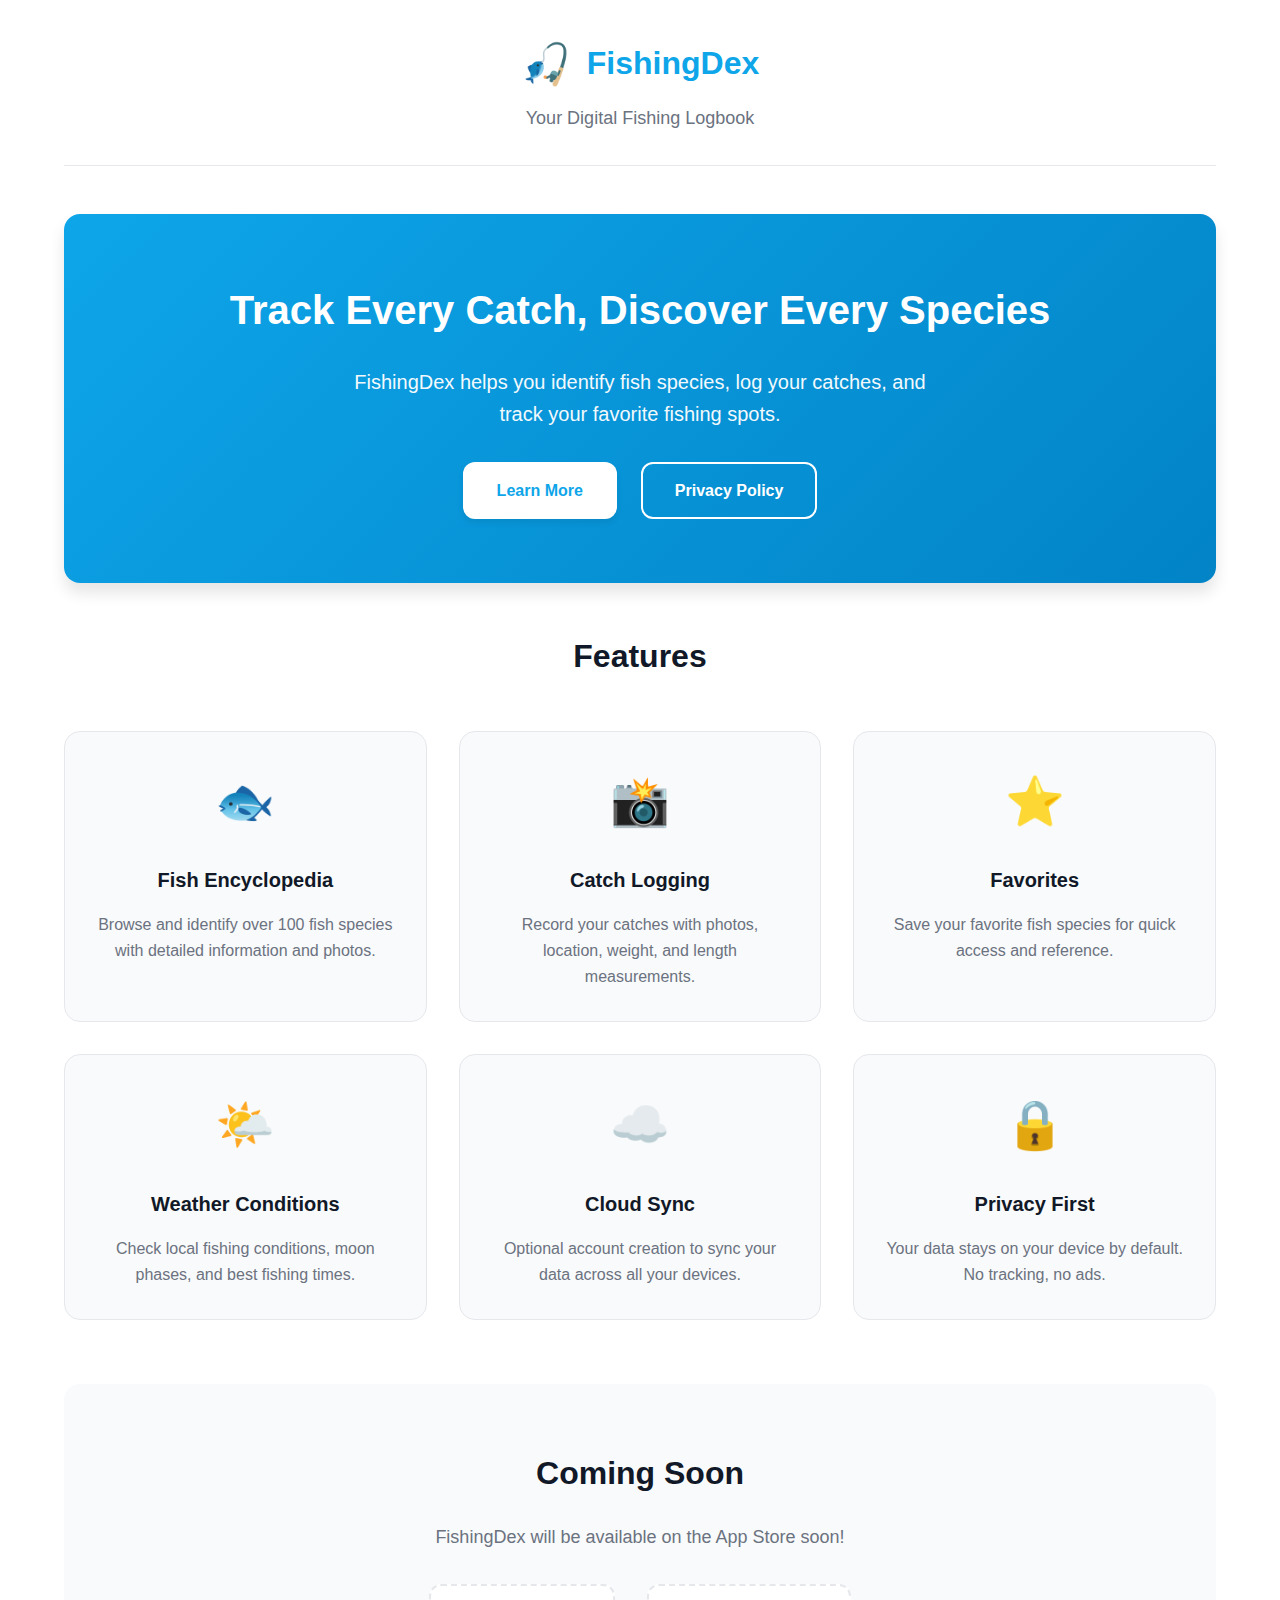
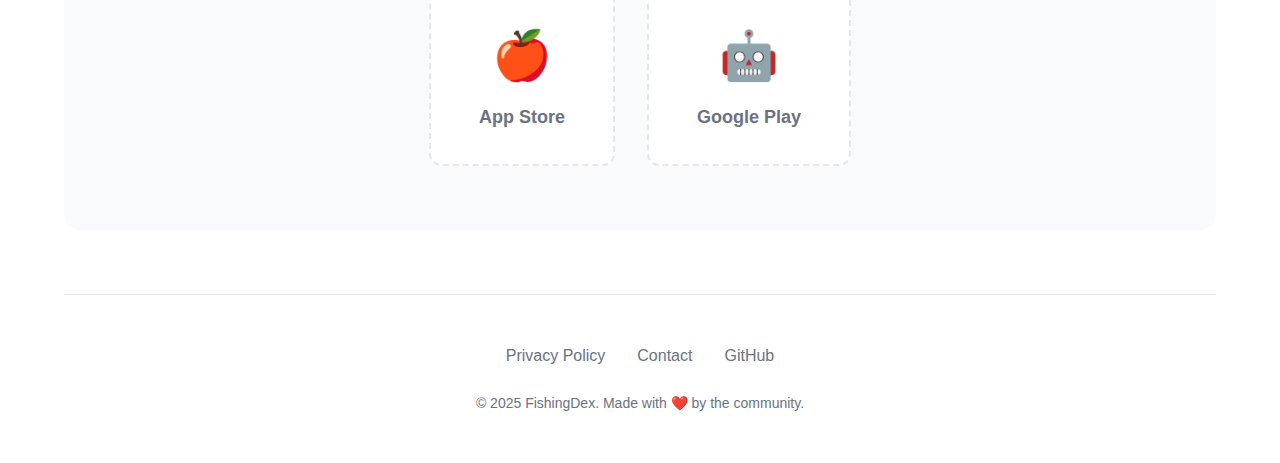
<file: index.html>
<!DOCTYPE html>
<html lang="en">
<head>
    <meta charset="UTF-8">
    <meta name="viewport" content="width=device-width, initial-scale=1.0">
    <meta name="description" content="FishingDex - Your digital fishing logbook. Track your catches, discover fish species, and improve your fishing skills.">
    <meta name="keywords" content="fishing, fish, catches, logbook, fishing app">
    <meta name="author" content="FishingDex Team">

    <!-- Open Graph / Social Media -->
    <meta property="og:type" content="website">
    <meta property="og:title" content="FishingDex - Your Digital Fishing Logbook">
    <meta property="og:description" content="Track your catches, discover fish species, and improve your fishing skills.">

    <title>FishingDex - Your Digital Fishing Logbook</title>
    <link rel="stylesheet" href="styles.css">
</head>
<body>
    <div class="container">
        <!-- Header -->
        <header class="header">
            <div class="logo">
                <span class="logo-icon">🎣</span>
                <h1>FishingDex</h1>
            </div>
            <p class="tagline">Your Digital Fishing Logbook</p>
        </header>

        <!-- Hero Section -->
        <section class="hero">
            <h2>Track Every Catch, Discover Every Species</h2>
            <p>FishingDex helps you identify fish species, log your catches, and track your favorite fishing spots.</p>
            <div class="cta-buttons">
                <a href="#features" class="btn btn-primary">Learn More</a>
                <a href="privacy-policy.html" class="btn btn-secondary">Privacy Policy</a>
            </div>
        </section>

        <!-- Features Section -->
        <section id="features" class="features">
            <h2>Features</h2>
            <div class="feature-grid">
                <div class="feature-card">
                    <span class="feature-icon">🐟</span>
                    <h3>Fish Encyclopedia</h3>
                    <p>Browse and identify over 100 fish species with detailed information and photos.</p>
                </div>
                <div class="feature-card">
                    <span class="feature-icon">📸</span>
                    <h3>Catch Logging</h3>
                    <p>Record your catches with photos, location, weight, and length measurements.</p>
                </div>
                <div class="feature-card">
                    <span class="feature-icon">⭐</span>
                    <h3>Favorites</h3>
                    <p>Save your favorite fish species for quick access and reference.</p>
                </div>
                <div class="feature-card">
                    <span class="feature-icon">🌤️</span>
                    <h3>Weather Conditions</h3>
                    <p>Check local fishing conditions, moon phases, and best fishing times.</p>
                </div>
                <div class="feature-card">
                    <span class="feature-icon">☁️</span>
                    <h3>Cloud Sync</h3>
                    <p>Optional account creation to sync your data across all your devices.</p>
                </div>
                <div class="feature-card">
                    <span class="feature-icon">🔒</span>
                    <h3>Privacy First</h3>
                    <p>Your data stays on your device by default. No tracking, no ads.</p>
                </div>
            </div>
        </section>

        <!-- Download Section -->
        <section class="download">
            <h2>Coming Soon</h2>
            <p>FishingDex will be available on the App Store soon!</p>
            <div class="store-badges">
                <div class="badge-placeholder">
                    <span>🍎</span>
                    <p>App Store</p>
                </div>
                <div class="badge-placeholder">
                    <span>🤖</span>
                    <p>Google Play</p>
                </div>
            </div>
        </section>

        <!-- Footer -->
        <footer class="footer">
            <div class="footer-links">
                <a href="privacy-policy.html">Privacy Policy</a>
                <a href="mailto:support@fishingdex.app">Contact</a>
                <a href="https://github.com/fishingdex/fishingdex" target="_blank">GitHub</a>
            </div>
            <p class="copyright">© 2025 FishingDex. Made with ❤️ by the community.</p>
        </footer>
    </div>

    <!-- Simple Analytics (optional) -->
    <script>
        // Add analytics code here if needed
    </script>
</body>
</html>
</file>
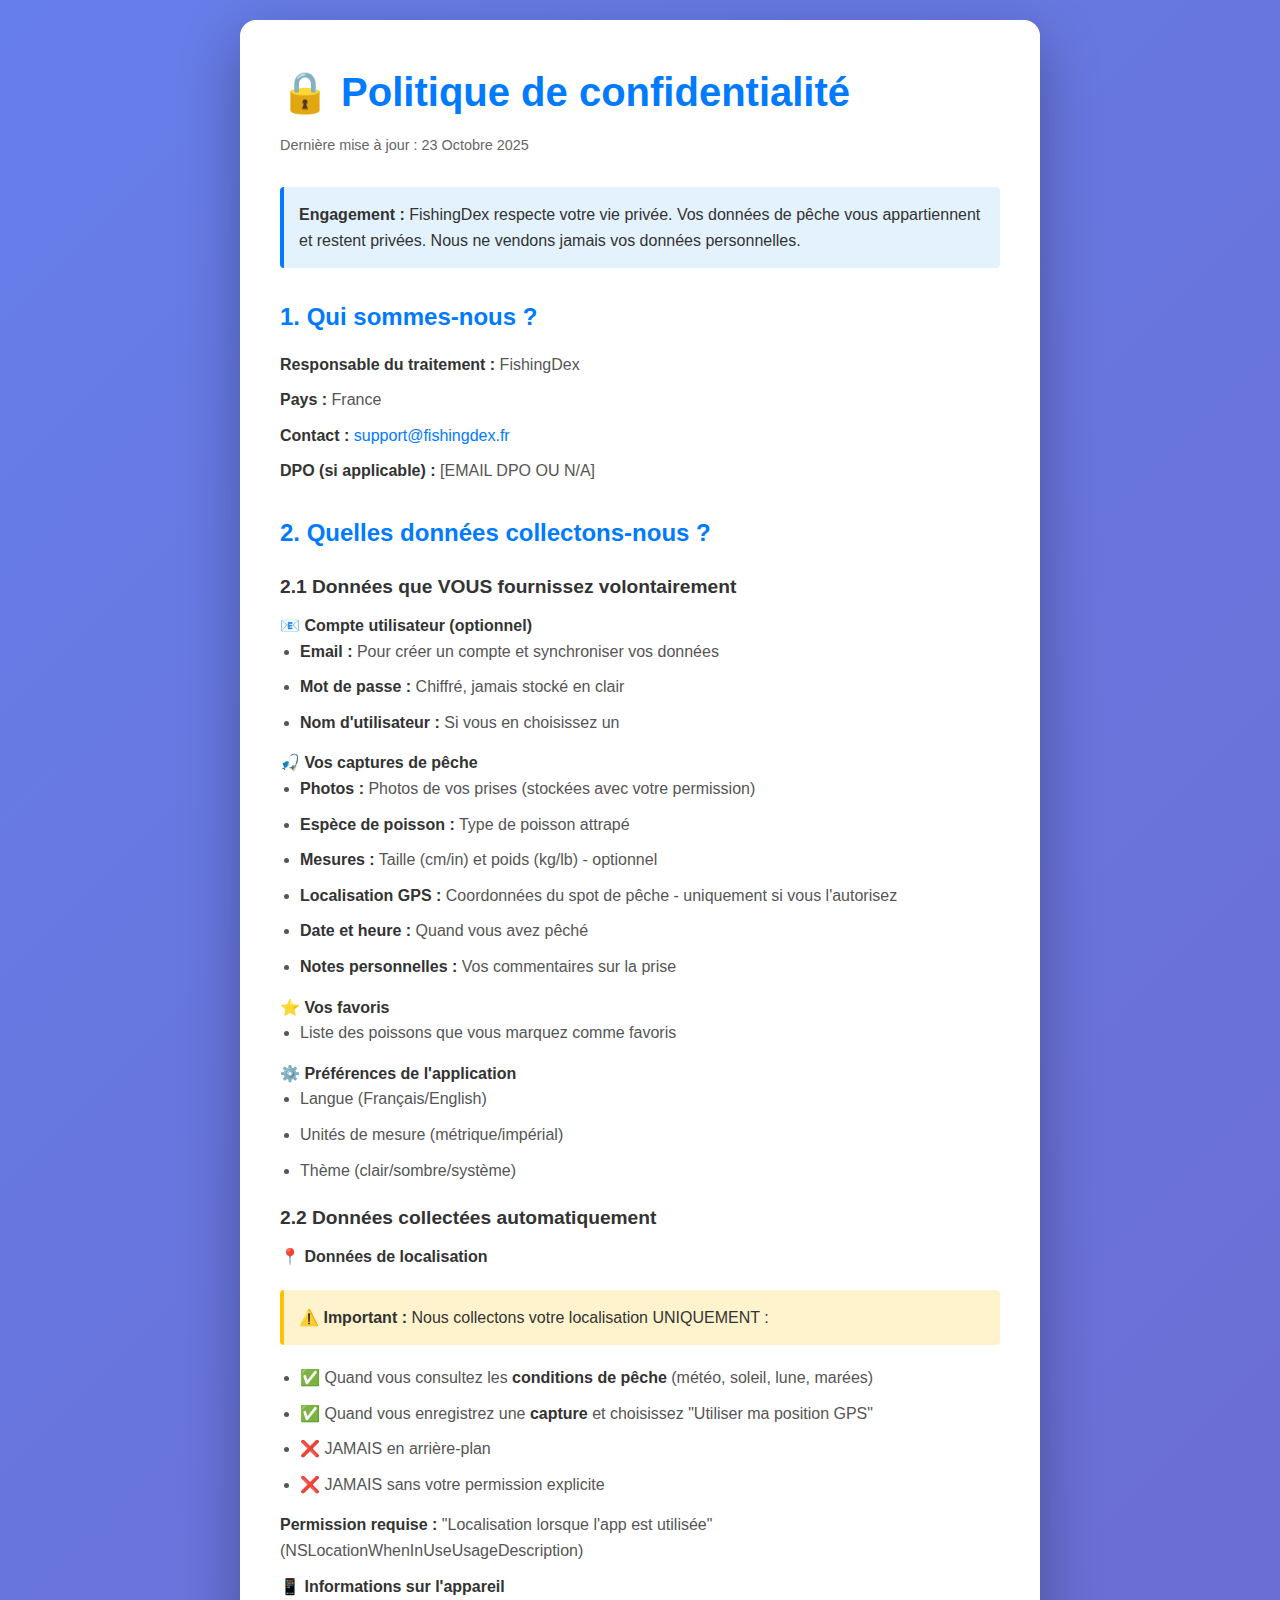
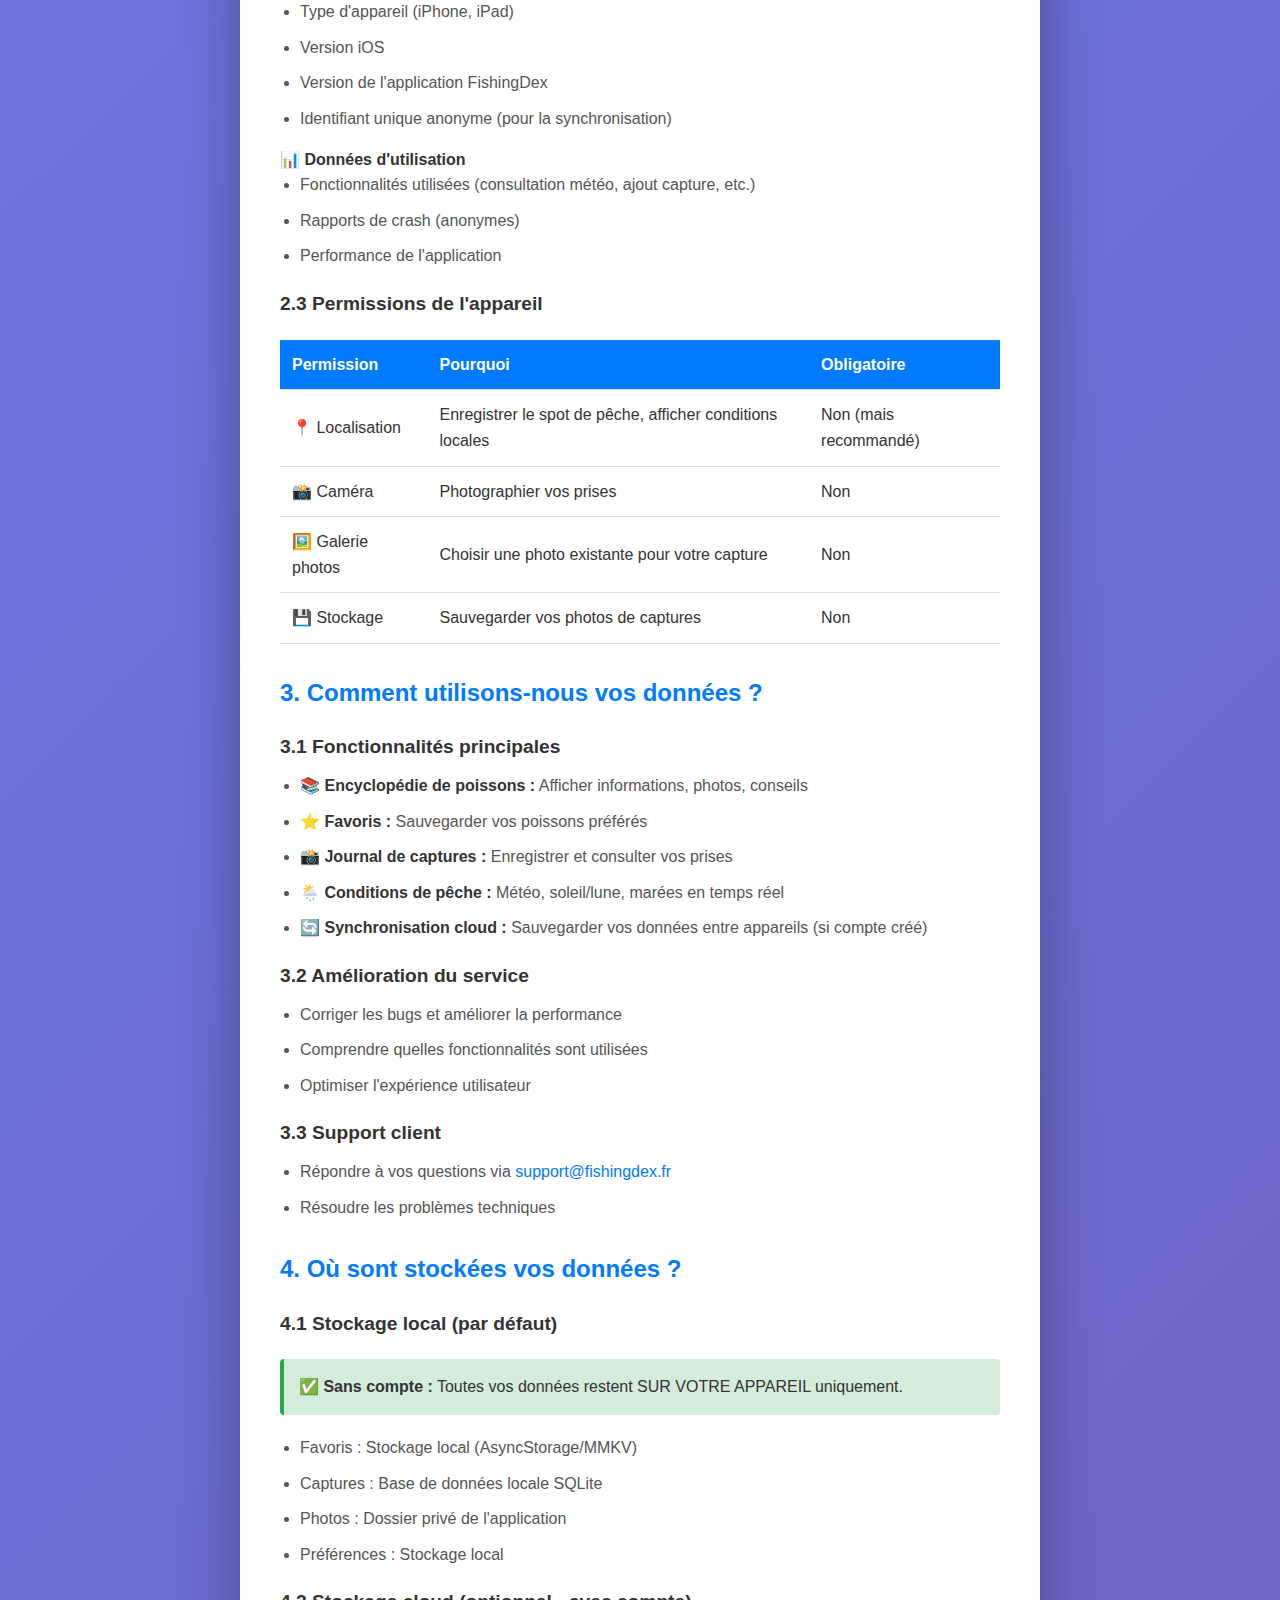
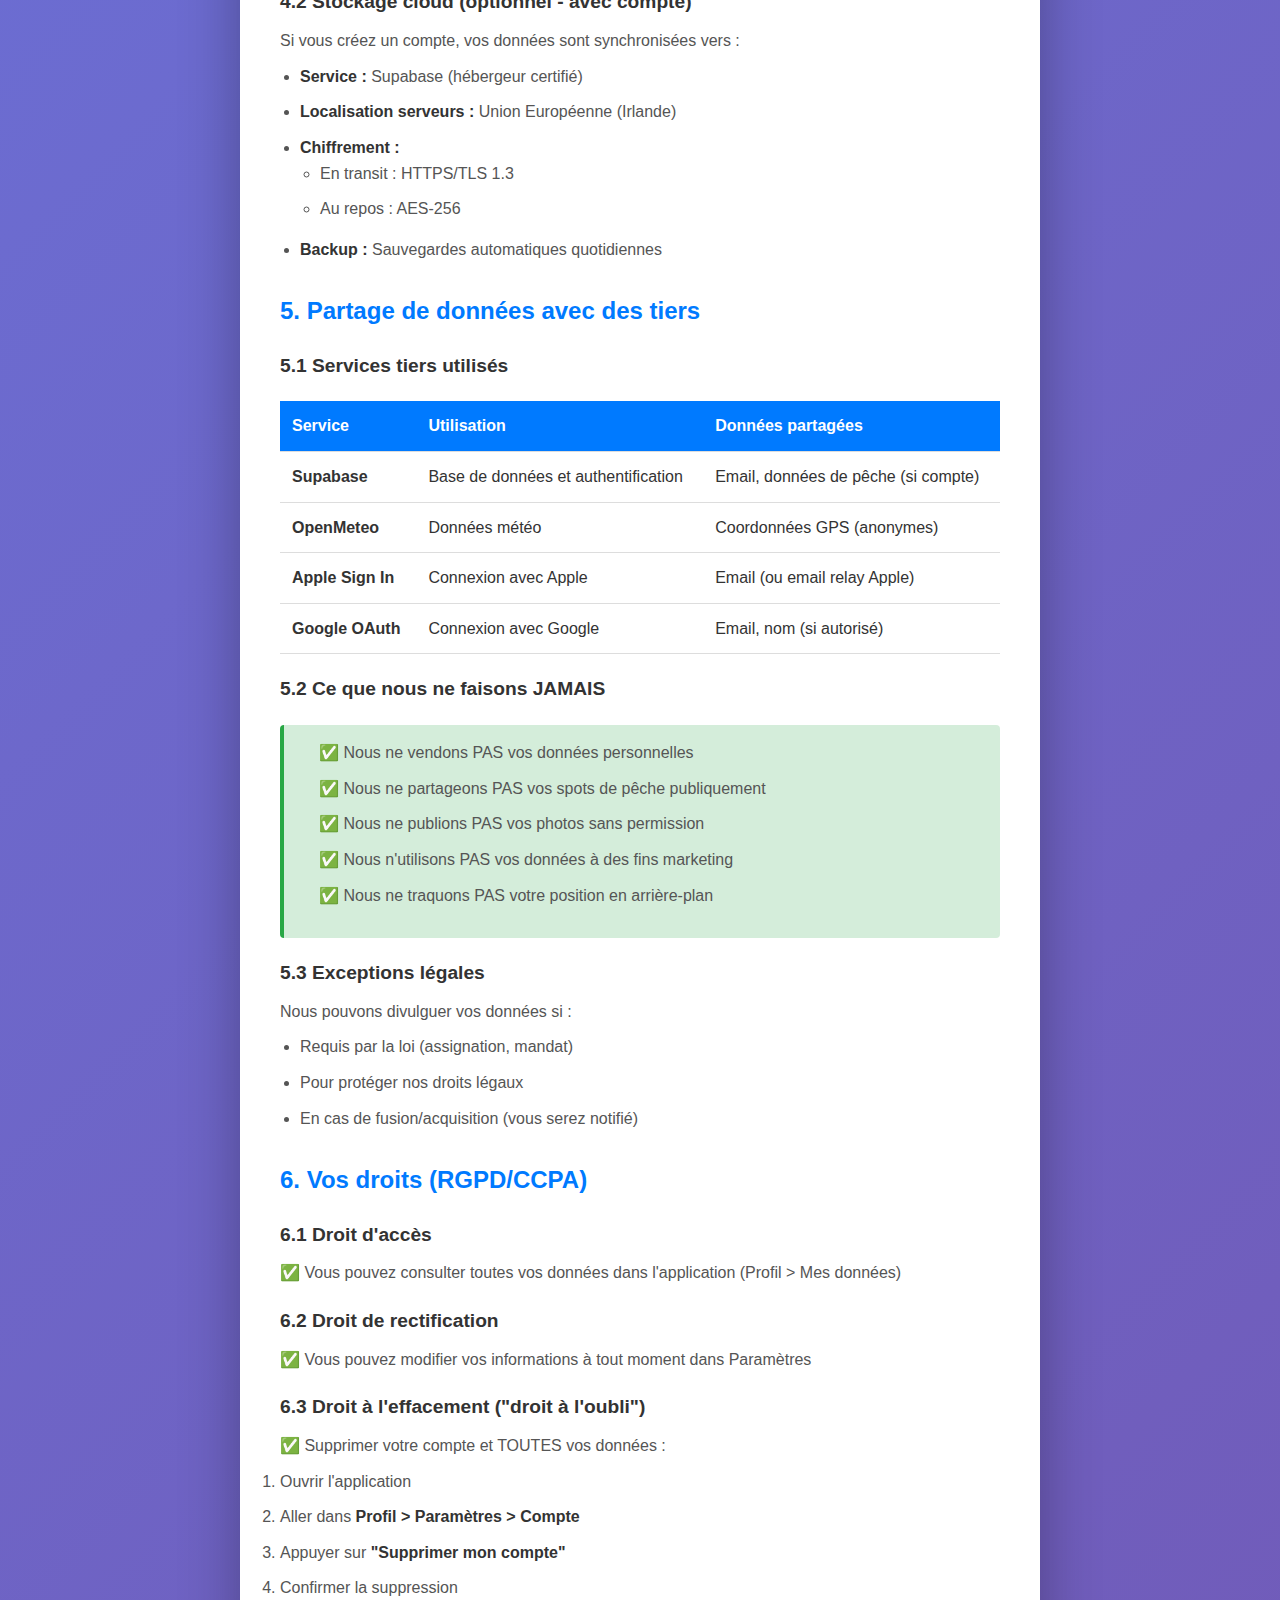
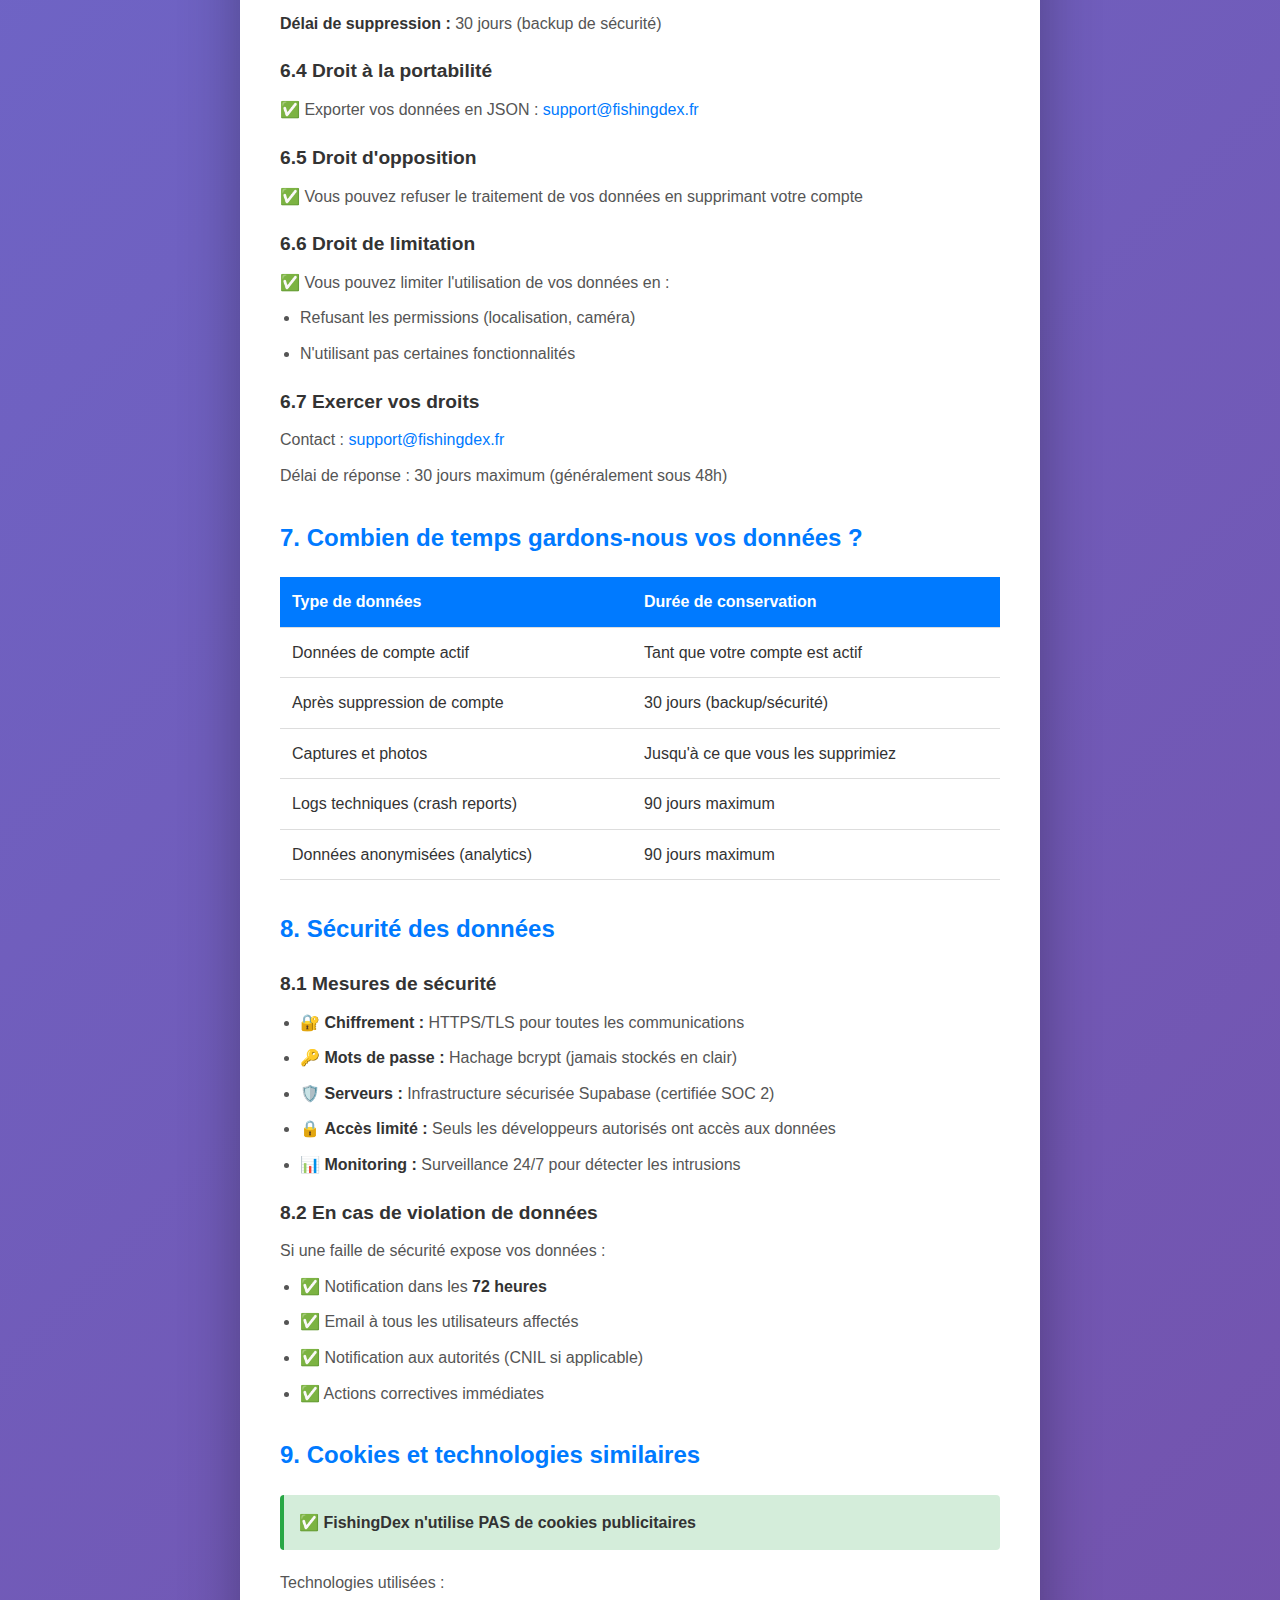
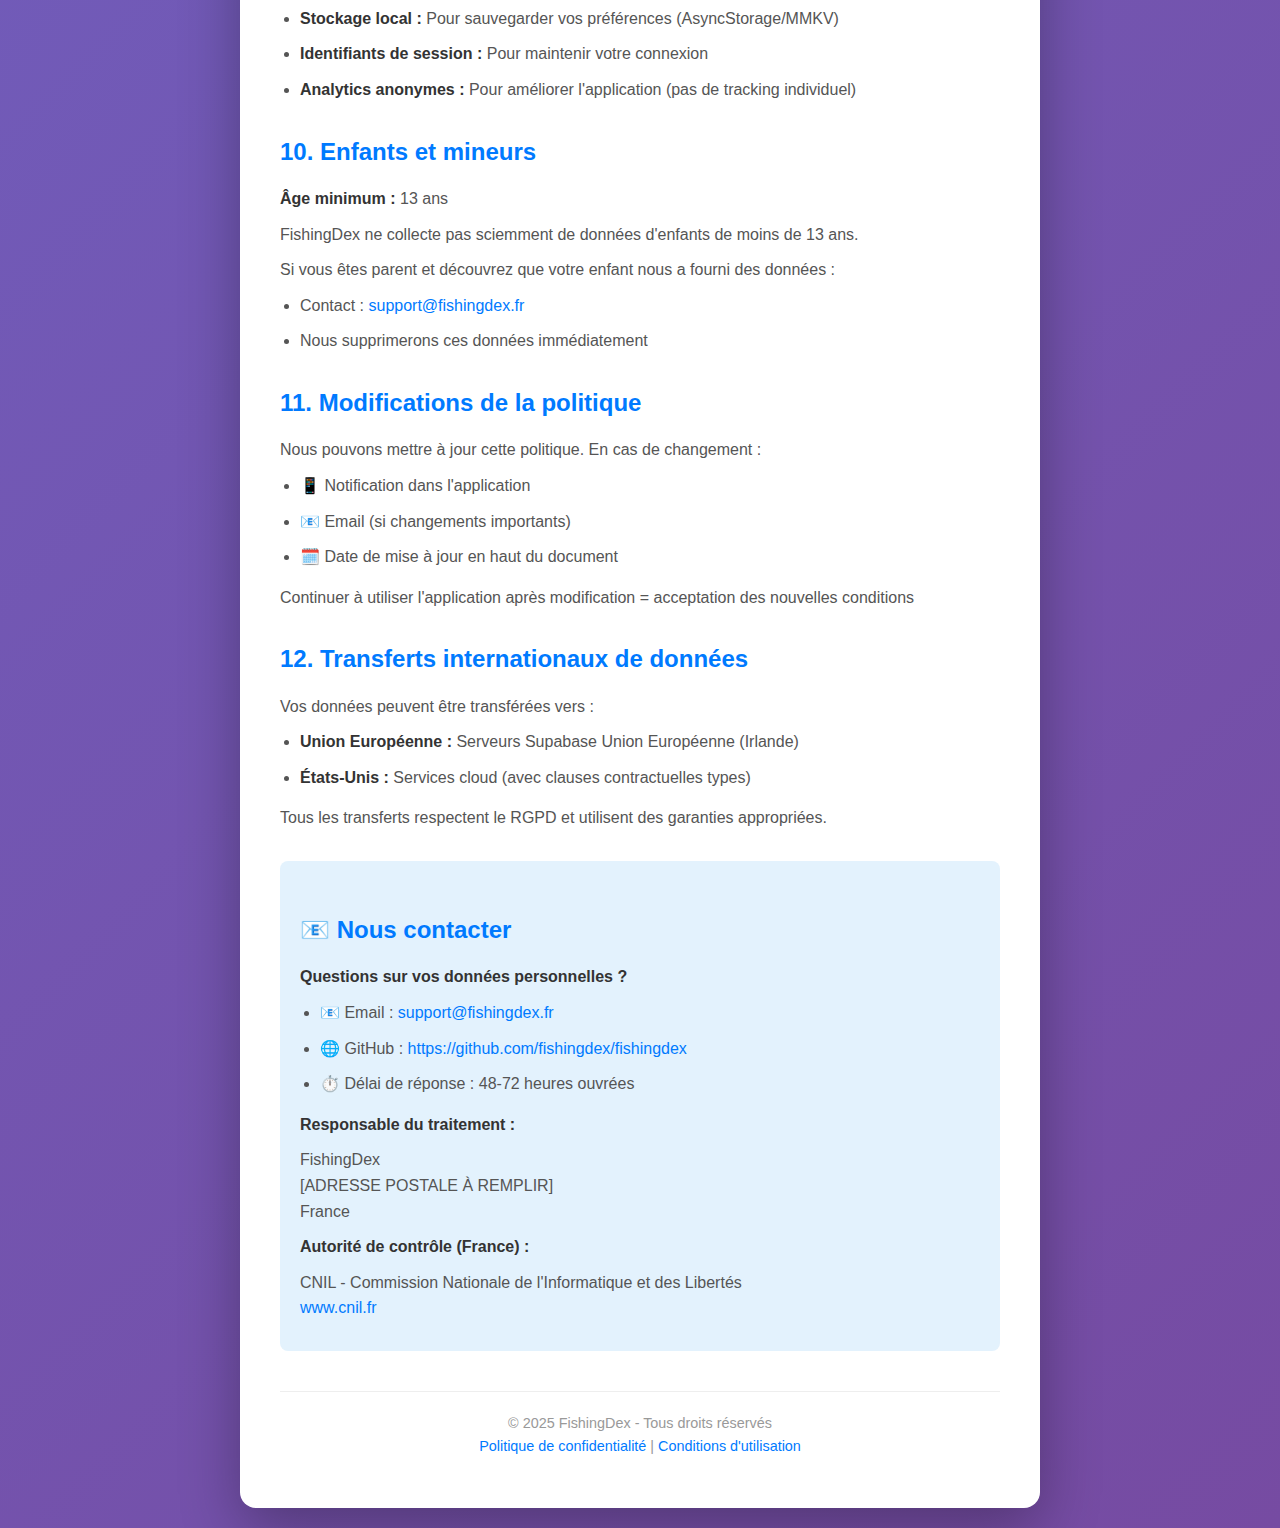
<file: privacy-policy.html>
<!DOCTYPE html>
<html lang="fr">
<head>
    <meta charset="UTF-8">
    <meta name="viewport" content="width=device-width, initial-scale=1.0">
    <title>Politique de confidentialité - FishingDex</title>
    <style>
        * {
            margin: 0;
            padding: 0;
            box-sizing: border-box;
        }
        body {
            font-family: -apple-system, BlinkMacSystemFont, 'Segoe UI', Roboto, sans-serif;
            line-height: 1.6;
            color: #333;
            background: linear-gradient(135deg, #667eea 0%, #764ba2 100%);
            padding: 20px;
        }
        .container {
            max-width: 800px;
            margin: 0 auto;
            background: white;
            padding: 40px;
            border-radius: 16px;
            box-shadow: 0 20px 60px rgba(0,0,0,0.3);
        }
        h1 {
            color: #007AFF;
            margin-bottom: 10px;
            font-size: 2.5em;
        }
        .update-date {
            color: #666;
            font-size: 0.9em;
            margin-bottom: 30px;
        }
        h2 {
            color: #007AFF;
            margin-top: 30px;
            margin-bottom: 15px;
            font-size: 1.5em;
        }
        h3 {
            color: #333;
            margin-top: 20px;
            margin-bottom: 10px;
            font-size: 1.2em;
        }
        p, li {
            margin-bottom: 10px;
            color: #555;
        }
        ul {
            margin-left: 20px;
            margin-bottom: 15px;
        }
        .highlight {
            background-color: #E3F2FD;
            padding: 15px;
            border-left: 4px solid #007AFF;
            margin: 20px 0;
            border-radius: 4px;
        }
        .warning {
            background-color: #FFF3CD;
            padding: 15px;
            border-left: 4px solid #FFC107;
            margin: 20px 0;
            border-radius: 4px;
        }
        .good {
            background-color: #D4EDDA;
            padding: 15px;
            border-left: 4px solid #28A745;
            margin: 20px 0;
            border-radius: 4px;
        }
        .contact {
            background-color: #E3F2FD;
            padding: 20px;
            border-radius: 8px;
            margin-top: 30px;
        }
        a {
            color: #007AFF;
            text-decoration: none;
        }
        a:hover {
            text-decoration: underline;
        }
        .section {
            margin-bottom: 25px;
        }
        strong {
            color: #333;
        }
        table {
            width: 100%;
            border-collapse: collapse;
            margin: 20px 0;
        }
        th, td {
            padding: 12px;
            text-align: left;
            border-bottom: 1px solid #ddd;
        }
        th {
            background-color: #007AFF;
            color: white;
        }
    </style>
</head>
<body>
    <div class="container">
        <h1>🔒 Politique de confidentialité</h1>
        <p class="update-date">Dernière mise à jour : 23 Octobre 2025</p>

        <div class="highlight">
            <strong>Engagement :</strong> FishingDex respecte votre vie privée. Vos données de pêche vous appartiennent et restent privées. Nous ne vendons jamais vos données personnelles.
        </div>

        <div class="section">
            <h2>1. Qui sommes-nous ?</h2>
            <p><strong>Responsable du traitement :</strong> FishingDex</p>
            <p><strong>Pays :</strong> France</p>
            <p><strong>Contact :</strong> <a href="mailto:support@fishingdex.fr">support@fishingdex.fr</a></p>
            <p><strong>DPO (si applicable) :</strong> [EMAIL DPO OU N/A]</p>
        </div>

        <div class="section">
            <h2>2. Quelles données collectons-nous ?</h2>

            <h3>2.1 Données que VOUS fournissez volontairement</h3>

            <h4>📧 Compte utilisateur (optionnel)</h4>
            <ul>
                <li><strong>Email :</strong> Pour créer un compte et synchroniser vos données</li>
                <li><strong>Mot de passe :</strong> Chiffré, jamais stocké en clair</li>
                <li><strong>Nom d'utilisateur :</strong> Si vous en choisissez un</li>
            </ul>

            <h4>🎣 Vos captures de pêche</h4>
            <ul>
                <li><strong>Photos :</strong> Photos de vos prises (stockées avec votre permission)</li>
                <li><strong>Espèce de poisson :</strong> Type de poisson attrapé</li>
                <li><strong>Mesures :</strong> Taille (cm/in) et poids (kg/lb) - optionnel</li>
                <li><strong>Localisation GPS :</strong> Coordonnées du spot de pêche - uniquement si vous l'autorisez</li>
                <li><strong>Date et heure :</strong> Quand vous avez pêché</li>
                <li><strong>Notes personnelles :</strong> Vos commentaires sur la prise</li>
            </ul>

            <h4>⭐ Vos favoris</h4>
            <ul>
                <li>Liste des poissons que vous marquez comme favoris</li>
            </ul>

            <h4>⚙️ Préférences de l'application</h4>
            <ul>
                <li>Langue (Français/English)</li>
                <li>Unités de mesure (métrique/impérial)</li>
                <li>Thème (clair/sombre/système)</li>
            </ul>

            <h3>2.2 Données collectées automatiquement</h3>

            <h4>📍 Données de localisation</h4>
            <div class="warning">
                <strong>⚠️ Important :</strong> Nous collectons votre localisation UNIQUEMENT :
            </div>
            <ul>
                <li>✅ Quand vous consultez les <strong>conditions de pêche</strong> (météo, soleil, lune, marées)</li>
                <li>✅ Quand vous enregistrez une <strong>capture</strong> et choisissez "Utiliser ma position GPS"</li>
                <li>❌ JAMAIS en arrière-plan</li>
                <li>❌ JAMAIS sans votre permission explicite</li>
            </ul>
            <p><strong>Permission requise :</strong> "Localisation lorsque l'app est utilisée" (NSLocationWhenInUseUsageDescription)</p>

            <h4>📱 Informations sur l'appareil</h4>
            <ul>
                <li>Type d'appareil (iPhone, iPad)</li>
                <li>Version iOS</li>
                <li>Version de l'application FishingDex</li>
                <li>Identifiant unique anonyme (pour la synchronisation)</li>
            </ul>

            <h4>📊 Données d'utilisation</h4>
            <ul>
                <li>Fonctionnalités utilisées (consultation météo, ajout capture, etc.)</li>
                <li>Rapports de crash (anonymes)</li>
                <li>Performance de l'application</li>
            </ul>

            <h3>2.3 Permissions de l'appareil</h3>
            <table>
                <thead>
                    <tr>
                        <th>Permission</th>
                        <th>Pourquoi</th>
                        <th>Obligatoire</th>
                    </tr>
                </thead>
                <tbody>
                    <tr>
                        <td>📍 Localisation</td>
                        <td>Enregistrer le spot de pêche, afficher conditions locales</td>
                        <td>Non (mais recommandé)</td>
                    </tr>
                    <tr>
                        <td>📸 Caméra</td>
                        <td>Photographier vos prises</td>
                        <td>Non</td>
                    </tr>
                    <tr>
                        <td>🖼️ Galerie photos</td>
                        <td>Choisir une photo existante pour votre capture</td>
                        <td>Non</td>
                    </tr>
                    <tr>
                        <td>💾 Stockage</td>
                        <td>Sauvegarder vos photos de captures</td>
                        <td>Non</td>
                    </tr>
                </tbody>
            </table>
        </div>

        <div class="section">
            <h2>3. Comment utilisons-nous vos données ?</h2>

            <h3>3.1 Fonctionnalités principales</h3>
            <ul>
                <li>📚 <strong>Encyclopédie de poissons :</strong> Afficher informations, photos, conseils</li>
                <li>⭐ <strong>Favoris :</strong> Sauvegarder vos poissons préférés</li>
                <li>📸 <strong>Journal de captures :</strong> Enregistrer et consulter vos prises</li>
                <li>🌦️ <strong>Conditions de pêche :</strong> Météo, soleil/lune, marées en temps réel</li>
                <li>🔄 <strong>Synchronisation cloud :</strong> Sauvegarder vos données entre appareils (si compte créé)</li>
            </ul>

            <h3>3.2 Amélioration du service</h3>
            <ul>
                <li>Corriger les bugs et améliorer la performance</li>
                <li>Comprendre quelles fonctionnalités sont utilisées</li>
                <li>Optimiser l'expérience utilisateur</li>
            </ul>

            <h3>3.3 Support client</h3>
            <ul>
                <li>Répondre à vos questions via <a href="mailto:support@fishingdex.fr">support@fishingdex.fr</a></li>
                <li>Résoudre les problèmes techniques</li>
            </ul>
        </div>

        <div class="section">
            <h2>4. Où sont stockées vos données ?</h2>

            <h3>4.1 Stockage local (par défaut)</h3>
            <div class="good">
                <strong>✅ Sans compte :</strong> Toutes vos données restent SUR VOTRE APPAREIL uniquement.
            </div>
            <ul>
                <li>Favoris : Stockage local (AsyncStorage/MMKV)</li>
                <li>Captures : Base de données locale SQLite</li>
                <li>Photos : Dossier privé de l'application</li>
                <li>Préférences : Stockage local</li>
            </ul>

            <h3>4.2 Stockage cloud (optionnel - avec compte)</h3>
            <p>Si vous créez un compte, vos données sont synchronisées vers :</p>
            <ul>
                <li><strong>Service :</strong> Supabase (hébergeur certifié)</li>
                <li><strong>Localisation serveurs :</strong> Union Européenne (Irlande)</li>
                <li><strong>Chiffrement :</strong>
                    <ul>
                        <li>En transit : HTTPS/TLS 1.3</li>
                        <li>Au repos : AES-256</li>
                    </ul>
                </li>
                <li><strong>Backup :</strong> Sauvegardes automatiques quotidiennes</li>
            </ul>
        </div>

        <div class="section">
            <h2>5. Partage de données avec des tiers</h2>

            <h3>5.1 Services tiers utilisés</h3>
            <table>
                <thead>
                    <tr>
                        <th>Service</th>
                        <th>Utilisation</th>
                        <th>Données partagées</th>
                    </tr>
                </thead>
                <tbody>
                    <tr>
                        <td><strong>Supabase</strong></td>
                        <td>Base de données et authentification</td>
                        <td>Email, données de pêche (si compte)</td>
                    </tr>
                    <tr>
                        <td><strong>OpenMeteo</strong></td>
                        <td>Données météo</td>
                        <td>Coordonnées GPS (anonymes)</td>
                    </tr>
                    <tr>
                        <td><strong>Apple Sign In</strong></td>
                        <td>Connexion avec Apple</td>
                        <td>Email (ou email relay Apple)</td>
                    </tr>
                    <tr>
                        <td><strong>Google OAuth</strong></td>
                        <td>Connexion avec Google</td>
                        <td>Email, nom (si autorisé)</td>
                    </tr>
                </tbody>
            </table>

            <h3>5.2 Ce que nous ne faisons JAMAIS</h3>
            <div class="good">
                <ul style="list-style: none; padding-left: 0;">
                    <li>✅ Nous ne vendons PAS vos données personnelles</li>
                    <li>✅ Nous ne partageons PAS vos spots de pêche publiquement</li>
                    <li>✅ Nous ne publions PAS vos photos sans permission</li>
                    <li>✅ Nous n'utilisons PAS vos données à des fins marketing</li>
                    <li>✅ Nous ne traquons PAS votre position en arrière-plan</li>
                </ul>
            </div>

            <h3>5.3 Exceptions légales</h3>
            <p>Nous pouvons divulguer vos données si :</p>
            <ul>
                <li>Requis par la loi (assignation, mandat)</li>
                <li>Pour protéger nos droits légaux</li>
                <li>En cas de fusion/acquisition (vous serez notifié)</li>
            </ul>
        </div>

        <div class="section">
            <h2>6. Vos droits (RGPD/CCPA)</h2>

            <h3>6.1 Droit d'accès</h3>
            <p>✅ Vous pouvez consulter toutes vos données dans l'application (Profil > Mes données)</p>

            <h3>6.2 Droit de rectification</h3>
            <p>✅ Vous pouvez modifier vos informations à tout moment dans Paramètres</p>

            <h3>6.3 Droit à l'effacement ("droit à l'oubli")</h3>
            <p>✅ Supprimer votre compte et TOUTES vos données :</p>
            <ol>
                <li>Ouvrir l'application</li>
                <li>Aller dans <strong>Profil > Paramètres > Compte</strong></li>
                <li>Appuyer sur <strong>"Supprimer mon compte"</strong></li>
                <li>Confirmer la suppression</li>
            </ol>
            <p><strong>Délai de suppression :</strong> 30 jours (backup de sécurité)</p>

            <h3>6.4 Droit à la portabilité</h3>
            <p>✅ Exporter vos données en JSON : <a href="mailto:support@fishingdex.fr">support@fishingdex.fr</a></p>

            <h3>6.5 Droit d'opposition</h3>
            <p>✅ Vous pouvez refuser le traitement de vos données en supprimant votre compte</p>

            <h3>6.6 Droit de limitation</h3>
            <p>✅ Vous pouvez limiter l'utilisation de vos données en :</p>
            <ul>
                <li>Refusant les permissions (localisation, caméra)</li>
                <li>N'utilisant pas certaines fonctionnalités</li>
            </ul>

            <h3>6.7 Exercer vos droits</h3>
            <p>Contact : <a href="mailto:support@fishingdex.fr">support@fishingdex.fr</a></p>
            <p>Délai de réponse : 30 jours maximum (généralement sous 48h)</p>
        </div>

        <div class="section">
            <h2>7. Combien de temps gardons-nous vos données ?</h2>

            <table>
                <thead>
                    <tr>
                        <th>Type de données</th>
                        <th>Durée de conservation</th>
                    </tr>
                </thead>
                <tbody>
                    <tr>
                        <td>Données de compte actif</td>
                        <td>Tant que votre compte est actif</td>
                    </tr>
                    <tr>
                        <td>Après suppression de compte</td>
                        <td>30 jours (backup/sécurité)</td>
                    </tr>
                    <tr>
                        <td>Captures et photos</td>
                        <td>Jusqu'à ce que vous les supprimiez</td>
                    </tr>
                    <tr>
                        <td>Logs techniques (crash reports)</td>
                        <td>90 jours maximum</td>
                    </tr>
                    <tr>
                        <td>Données anonymisées (analytics)</td>
                        <td>90 jours maximum</td>
                    </tr>
                </tbody>
            </table>
        </div>

        <div class="section">
            <h2>8. Sécurité des données</h2>

            <h3>8.1 Mesures de sécurité</h3>
            <ul>
                <li>🔐 <strong>Chiffrement :</strong> HTTPS/TLS pour toutes les communications</li>
                <li>🔑 <strong>Mots de passe :</strong> Hachage bcrypt (jamais stockés en clair)</li>
                <li>🛡️ <strong>Serveurs :</strong> Infrastructure sécurisée Supabase (certifiée SOC 2)</li>
                <li>🔒 <strong>Accès limité :</strong> Seuls les développeurs autorisés ont accès aux données</li>
                <li>📊 <strong>Monitoring :</strong> Surveillance 24/7 pour détecter les intrusions</li>
            </ul>

            <h3>8.2 En cas de violation de données</h3>
            <p>Si une faille de sécurité expose vos données :</p>
            <ul>
                <li>✅ Notification dans les <strong>72 heures</strong></li>
                <li>✅ Email à tous les utilisateurs affectés</li>
                <li>✅ Notification aux autorités (CNIL si applicable)</li>
                <li>✅ Actions correctives immédiates</li>
            </ul>
        </div>

        <div class="section">
            <h2>9. Cookies et technologies similaires</h2>

            <div class="good">
                <strong>✅ FishingDex n'utilise PAS de cookies publicitaires</strong>
            </div>

            <p>Technologies utilisées :</p>
            <ul>
                <li><strong>Stockage local :</strong> Pour sauvegarder vos préférences (AsyncStorage/MMKV)</li>
                <li><strong>Identifiants de session :</strong> Pour maintenir votre connexion</li>
                <li><strong>Analytics anonymes :</strong> Pour améliorer l'application (pas de tracking individuel)</li>
            </ul>
        </div>

        <div class="section">
            <h2>10. Enfants et mineurs</h2>
            <p><strong>Âge minimum :</strong> 13 ans</p>
            <p>FishingDex ne collecte pas sciemment de données d'enfants de moins de 13 ans.</p>
            <p>Si vous êtes parent et découvrez que votre enfant nous a fourni des données :</p>
            <ul>
                <li>Contact : <a href="mailto:support@fishingdex.fr">support@fishingdex.fr</a></li>
                <li>Nous supprimerons ces données immédiatement</li>
            </ul>
        </div>

        <div class="section">
            <h2>11. Modifications de la politique</h2>
            <p>Nous pouvons mettre à jour cette politique. En cas de changement :</p>
            <ul>
                <li>📱 Notification dans l'application</li>
                <li>📧 Email (si changements importants)</li>
                <li>🗓️ Date de mise à jour en haut du document</li>
            </ul>
            <p>Continuer à utiliser l'application après modification = acceptation des nouvelles conditions</p>
        </div>

        <div class="section">
            <h2>12. Transferts internationaux de données</h2>
            <p>Vos données peuvent être transférées vers :</p>
            <ul>
                <li><strong>Union Européenne :</strong> Serveurs Supabase Union Européenne (Irlande)</li>
                <li><strong>États-Unis :</strong> Services cloud (avec clauses contractuelles types)</li>
            </ul>
            <p>Tous les transferts respectent le RGPD et utilisent des garanties appropriées.</p>
        </div>

        <div class="contact">
            <h2>📧 Nous contacter</h2>
            <p><strong>Questions sur vos données personnelles ?</strong></p>
            <ul>
                <li>📧 Email : <a href="mailto:support@fishingdex.fr">support@fishingdex.fr</a></li>
                <li>🌐 GitHub : <a href="https://github.com/fishingdex/fishingdex">https://github.com/fishingdex/fishingdex</a></li>
                <li>⏱️ Délai de réponse : 48-72 heures ouvrées</li>
            </ul>

            <p><strong>Responsable du traitement :</strong></p>
            <p>FishingDex<br>
            [ADRESSE POSTALE À REMPLIR]<br>
            France</p>

            <p><strong>Autorité de contrôle (France) :</strong></p>
            <p>CNIL - Commission Nationale de l'Informatique et des Libertés<br>
            <a href="https://www.cnil.fr">www.cnil.fr</a></p>
        </div>

        <div style="text-align: center; margin-top: 40px; padding-top: 20px; border-top: 1px solid #eee;">
            <p style="color: #999; font-size: 0.9em;">
                © 2025 FishingDex - Tous droits réservés<br>
                <a href="privacy-policy.html">Politique de confidentialité</a> |
                <a href="terms-of-service.html">Conditions d'utilisation</a>
            </p>
        </div>
    </div>
</body>
</html>
</file>
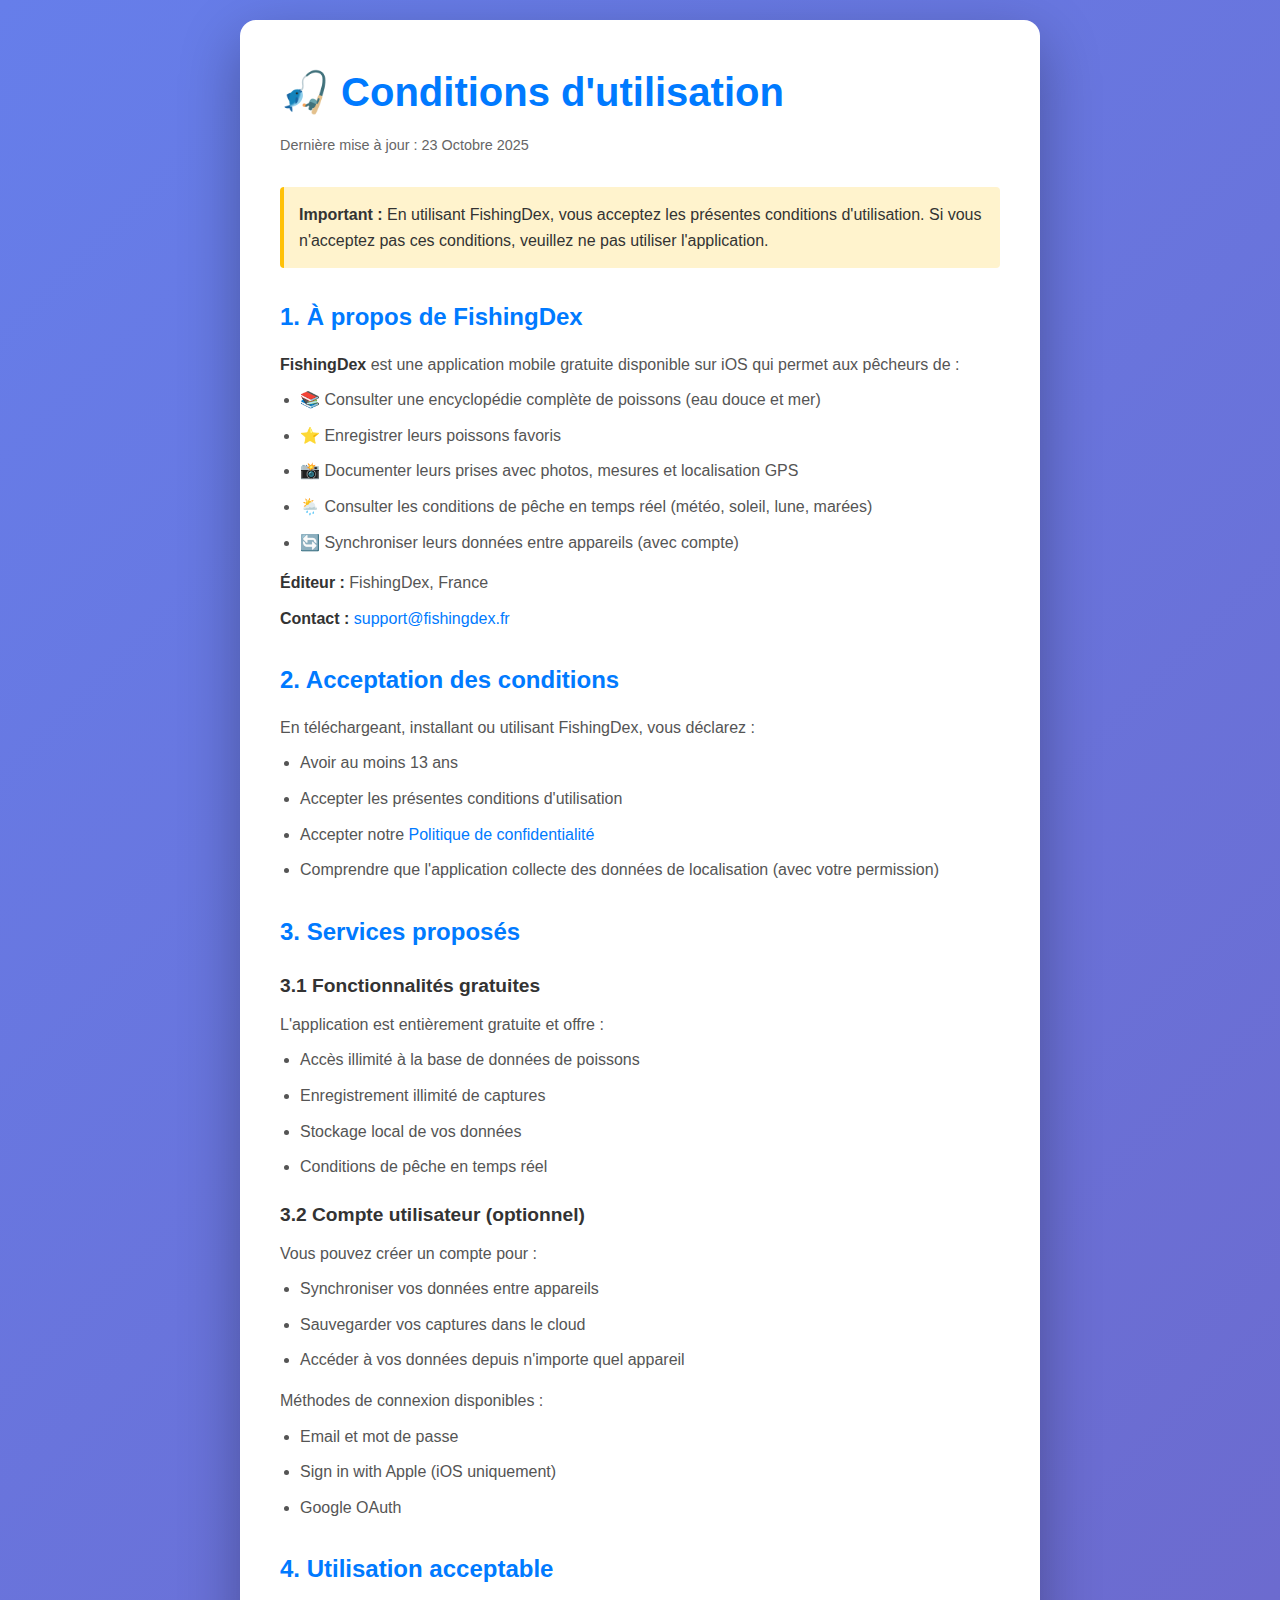
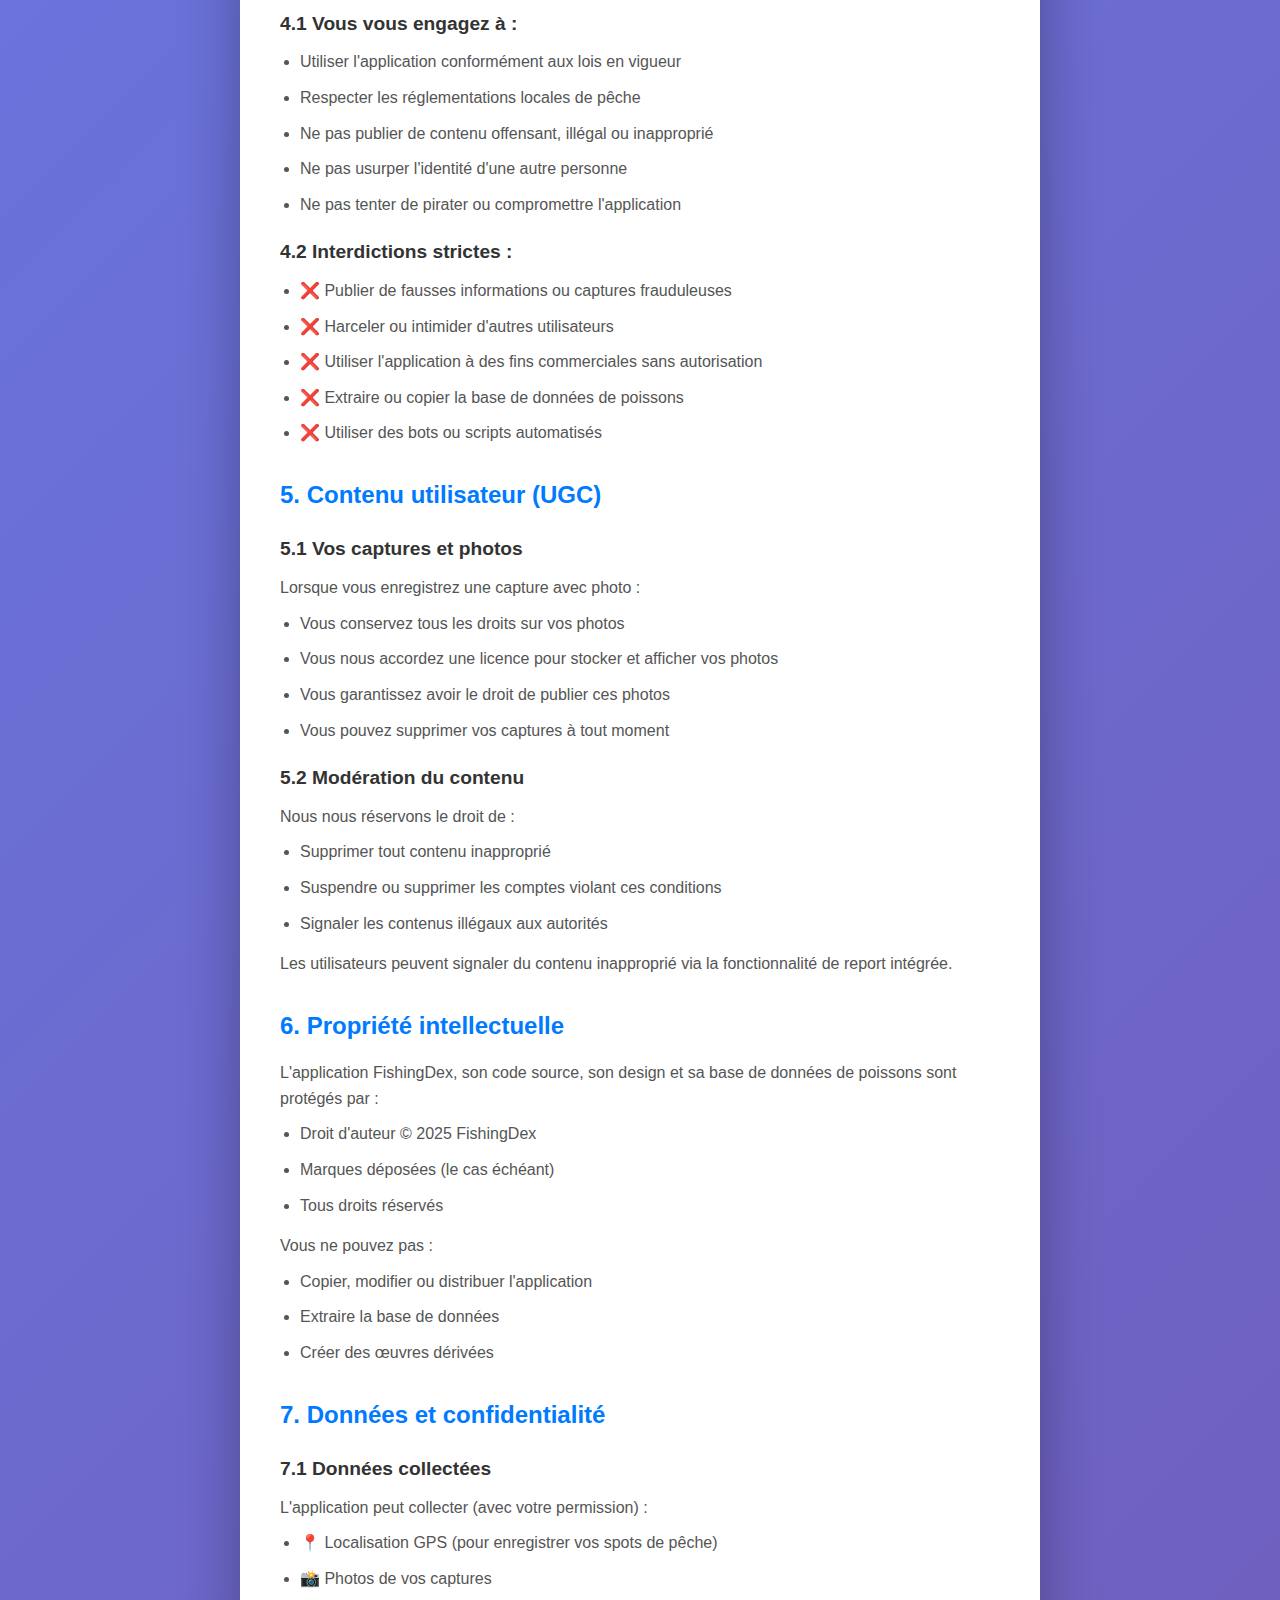
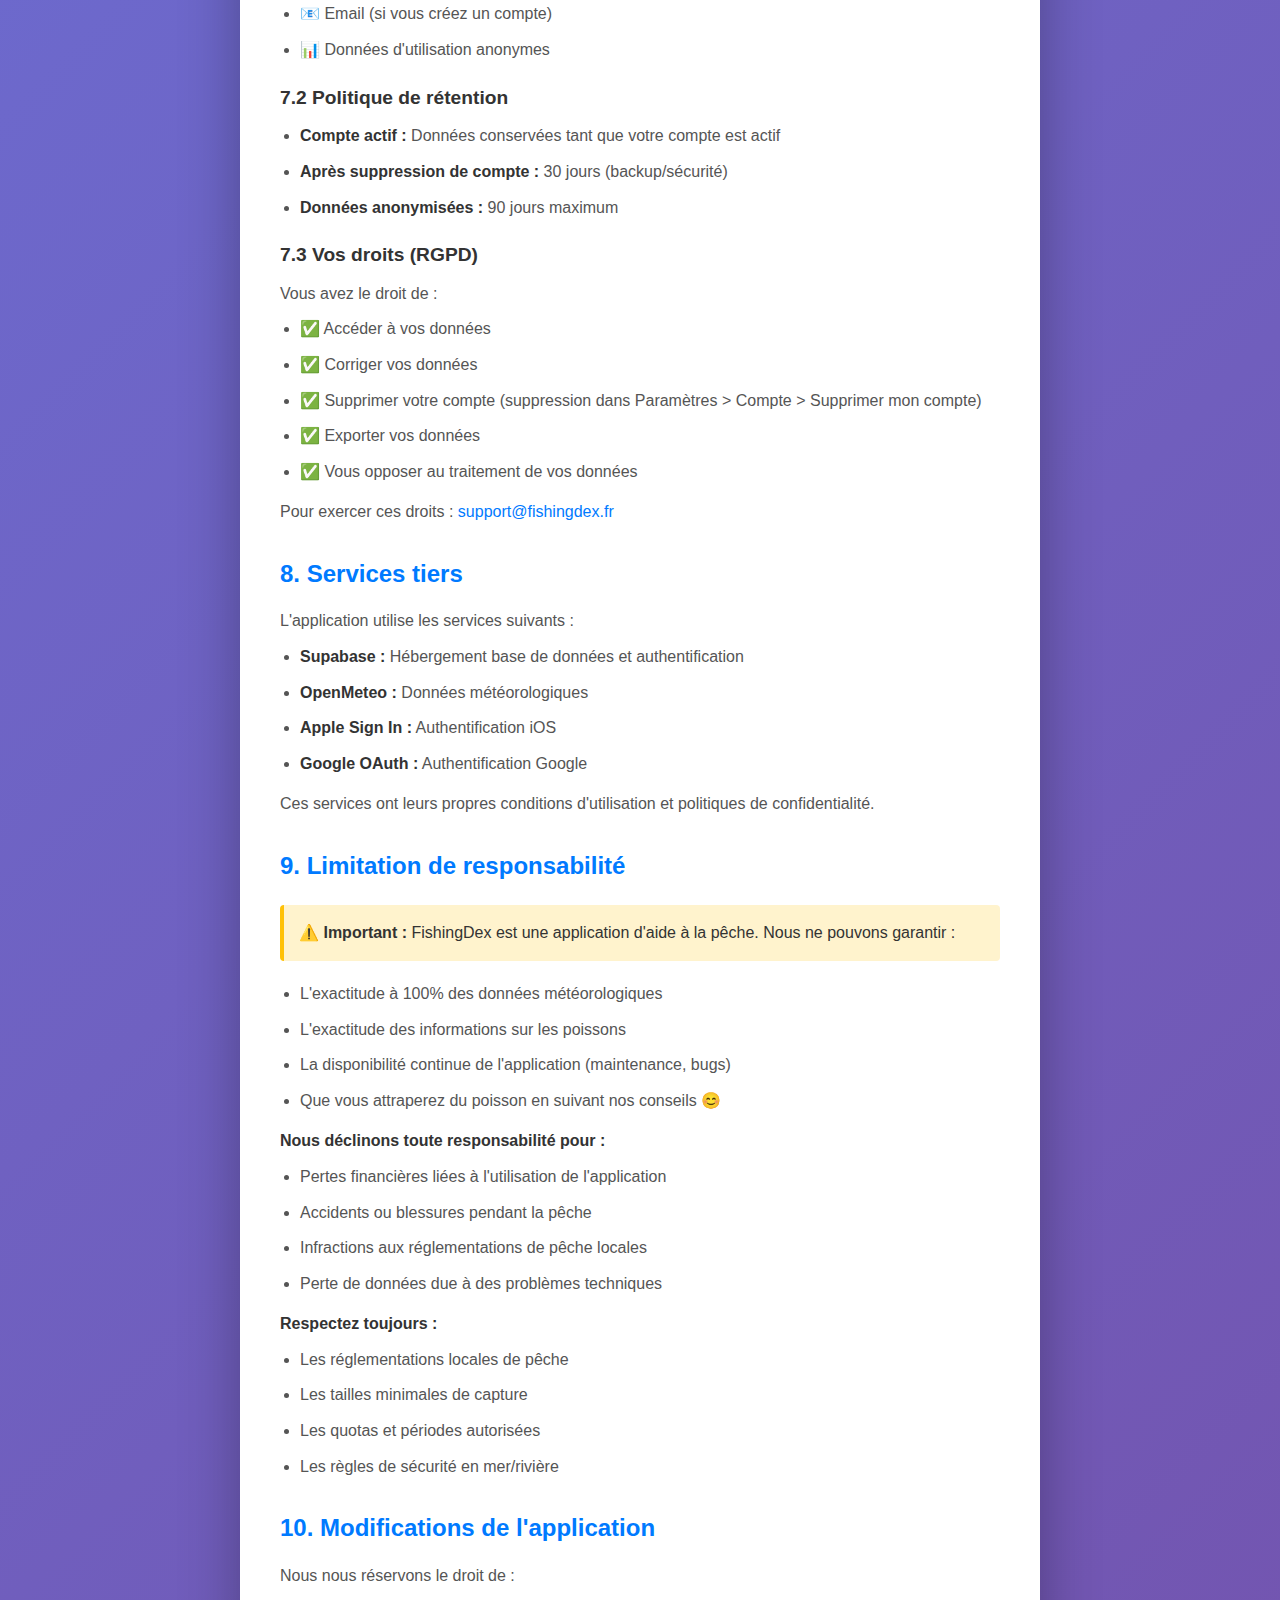
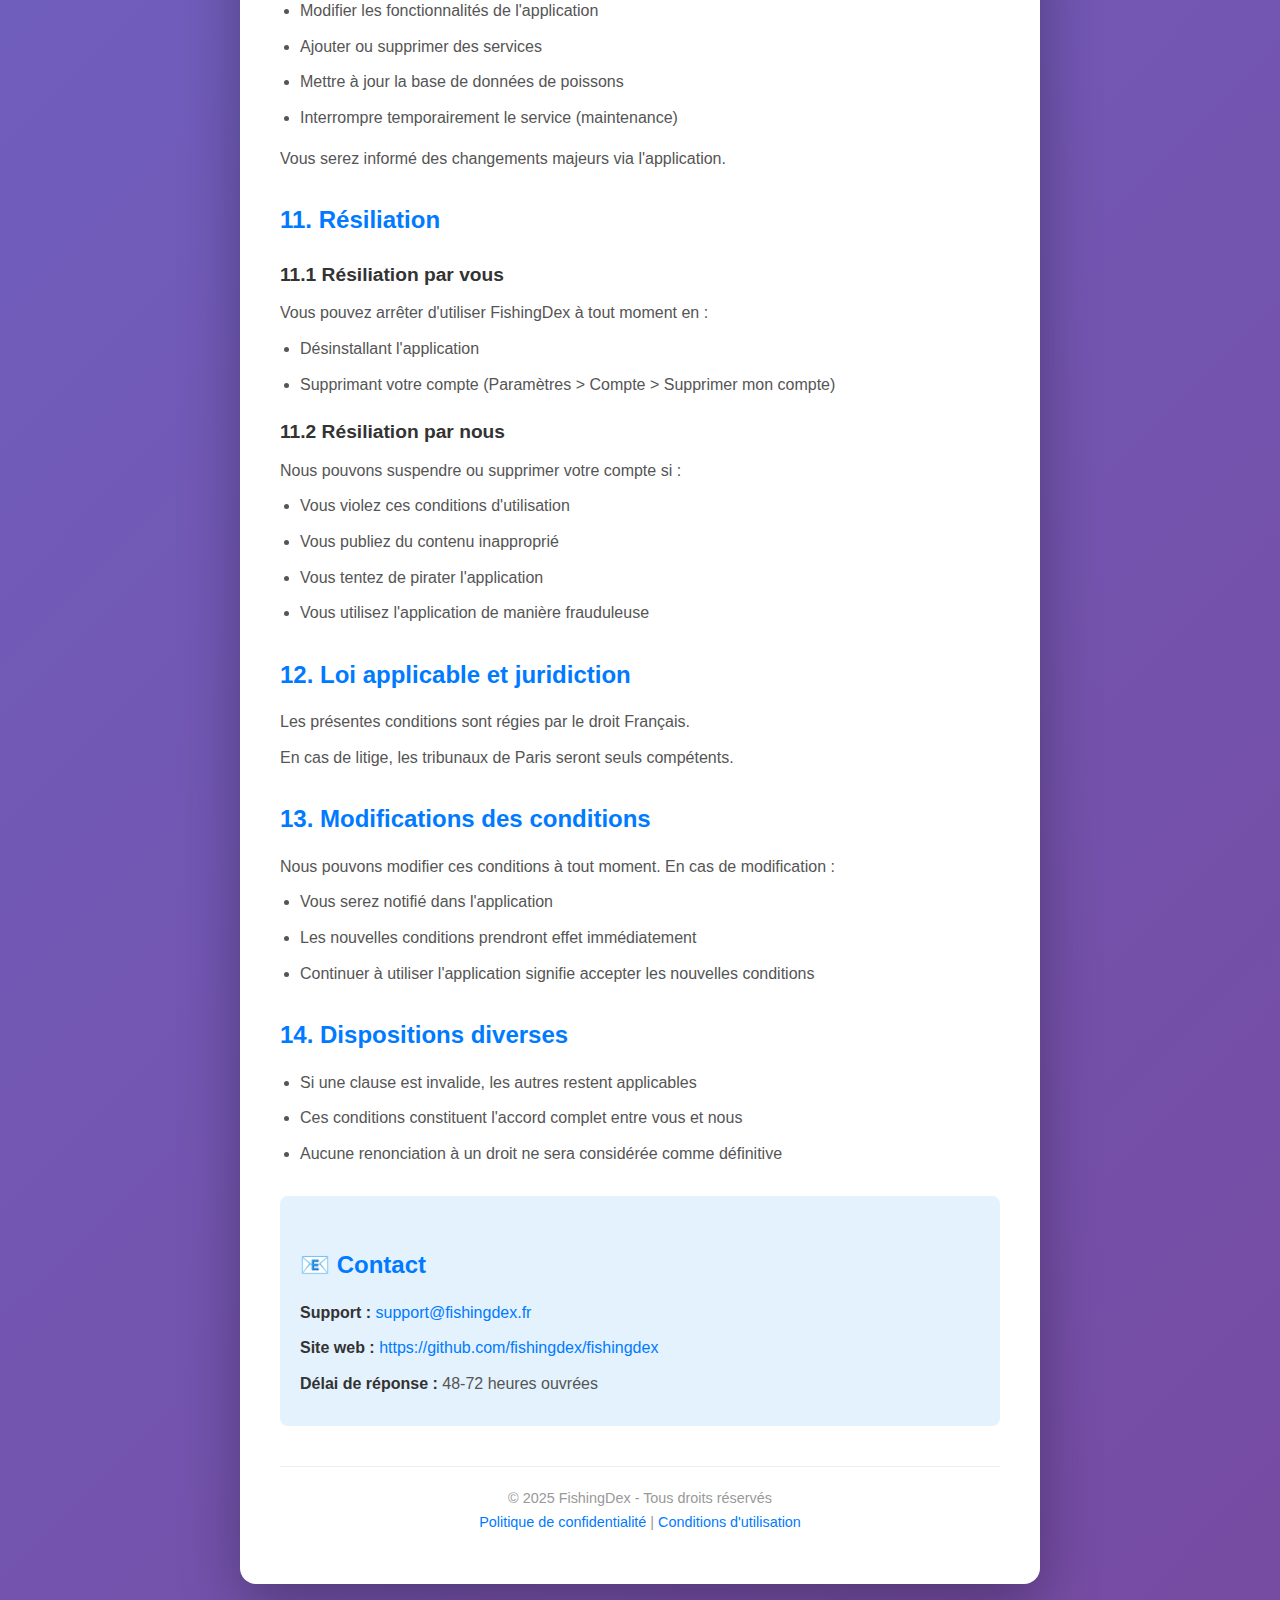
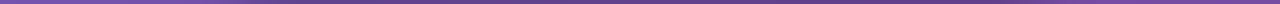
<file: terms-of-service.html>
<!DOCTYPE html>
<html lang="fr">
<head>
    <meta charset="UTF-8">
    <meta name="viewport" content="width=device-width, initial-scale=1.0">
    <title>Conditions d'utilisation - FishingDex</title>
    <style>
        * {
            margin: 0;
            padding: 0;
            box-sizing: border-box;
        }
        body {
            font-family: -apple-system, BlinkMacSystemFont, 'Segoe UI', Roboto, sans-serif;
            line-height: 1.6;
            color: #333;
            background: linear-gradient(135deg, #667eea 0%, #764ba2 100%);
            padding: 20px;
        }
        .container {
            max-width: 800px;
            margin: 0 auto;
            background: white;
            padding: 40px;
            border-radius: 16px;
            box-shadow: 0 20px 60px rgba(0,0,0,0.3);
        }
        h1 {
            color: #007AFF;
            margin-bottom: 10px;
            font-size: 2.5em;
        }
        .update-date {
            color: #666;
            font-size: 0.9em;
            margin-bottom: 30px;
        }
        h2 {
            color: #007AFF;
            margin-top: 30px;
            margin-bottom: 15px;
            font-size: 1.5em;
        }
        h3 {
            color: #333;
            margin-top: 20px;
            margin-bottom: 10px;
            font-size: 1.2em;
        }
        p, li {
            margin-bottom: 10px;
            color: #555;
        }
        ul {
            margin-left: 20px;
            margin-bottom: 15px;
        }
        .highlight {
            background-color: #FFF3CD;
            padding: 15px;
            border-left: 4px solid #FFC107;
            margin: 20px 0;
            border-radius: 4px;
        }
        .contact {
            background-color: #E3F2FD;
            padding: 20px;
            border-radius: 8px;
            margin-top: 30px;
        }
        a {
            color: #007AFF;
            text-decoration: none;
        }
        a:hover {
            text-decoration: underline;
        }
        .section {
            margin-bottom: 25px;
        }
        strong {
            color: #333;
        }
    </style>
</head>
<body>
    <div class="container">
        <h1>🎣 Conditions d'utilisation</h1>
        <p class="update-date">Dernière mise à jour : 23 Octobre 2025</p>

        <div class="highlight">
            <strong>Important :</strong> En utilisant FishingDex, vous acceptez les présentes conditions d'utilisation. Si vous n'acceptez pas ces conditions, veuillez ne pas utiliser l'application.
        </div>

        <div class="section">
            <h2>1. À propos de FishingDex</h2>
            <p><strong>FishingDex</strong> est une application mobile gratuite disponible sur iOS qui permet aux pêcheurs de :</p>
            <ul>
                <li>📚 Consulter une encyclopédie complète de poissons (eau douce et mer)</li>
                <li>⭐ Enregistrer leurs poissons favoris</li>
                <li>📸 Documenter leurs prises avec photos, mesures et localisation GPS</li>
                <li>🌦️ Consulter les conditions de pêche en temps réel (météo, soleil, lune, marées)</li>
                <li>🔄 Synchroniser leurs données entre appareils (avec compte)</li>
            </ul>
            <p><strong>Éditeur :</strong> FishingDex, France</p>
            <p><strong>Contact :</strong> <a href="mailto:support@fishingdex.fr">support@fishingdex.fr</a></p>
        </div>

        <div class="section">
            <h2>2. Acceptation des conditions</h2>
            <p>En téléchargeant, installant ou utilisant FishingDex, vous déclarez :</p>
            <ul>
                <li>Avoir au moins 13 ans</li>
                <li>Accepter les présentes conditions d'utilisation</li>
                <li>Accepter notre <a href="privacy-policy.html">Politique de confidentialité</a></li>
                <li>Comprendre que l'application collecte des données de localisation (avec votre permission)</li>
            </ul>
        </div>

        <div class="section">
            <h2>3. Services proposés</h2>

            <h3>3.1 Fonctionnalités gratuites</h3>
            <p>L'application est entièrement gratuite et offre :</p>
            <ul>
                <li>Accès illimité à la base de données de poissons</li>
                <li>Enregistrement illimité de captures</li>
                <li>Stockage local de vos données</li>
                <li>Conditions de pêche en temps réel</li>
            </ul>

            <h3>3.2 Compte utilisateur (optionnel)</h3>
            <p>Vous pouvez créer un compte pour :</p>
            <ul>
                <li>Synchroniser vos données entre appareils</li>
                <li>Sauvegarder vos captures dans le cloud</li>
                <li>Accéder à vos données depuis n'importe quel appareil</li>
            </ul>
            <p>Méthodes de connexion disponibles :</p>
            <ul>
                <li>Email et mot de passe</li>
                <li>Sign in with Apple (iOS uniquement)</li>
                <li>Google OAuth</li>
            </ul>
        </div>

        <div class="section">
            <h2>4. Utilisation acceptable</h2>

            <h3>4.1 Vous vous engagez à :</h3>
            <ul>
                <li>Utiliser l'application conformément aux lois en vigueur</li>
                <li>Respecter les réglementations locales de pêche</li>
                <li>Ne pas publier de contenu offensant, illégal ou inapproprié</li>
                <li>Ne pas usurper l'identité d'une autre personne</li>
                <li>Ne pas tenter de pirater ou compromettre l'application</li>
            </ul>

            <h3>4.2 Interdictions strictes :</h3>
            <ul>
                <li>❌ Publier de fausses informations ou captures frauduleuses</li>
                <li>❌ Harceler ou intimider d'autres utilisateurs</li>
                <li>❌ Utiliser l'application à des fins commerciales sans autorisation</li>
                <li>❌ Extraire ou copier la base de données de poissons</li>
                <li>❌ Utiliser des bots ou scripts automatisés</li>
            </ul>
        </div>

        <div class="section">
            <h2>5. Contenu utilisateur (UGC)</h2>

            <h3>5.1 Vos captures et photos</h3>
            <p>Lorsque vous enregistrez une capture avec photo :</p>
            <ul>
                <li>Vous conservez tous les droits sur vos photos</li>
                <li>Vous nous accordez une licence pour stocker et afficher vos photos</li>
                <li>Vous garantissez avoir le droit de publier ces photos</li>
                <li>Vous pouvez supprimer vos captures à tout moment</li>
            </ul>

            <h3>5.2 Modération du contenu</h3>
            <p>Nous nous réservons le droit de :</p>
            <ul>
                <li>Supprimer tout contenu inapproprié</li>
                <li>Suspendre ou supprimer les comptes violant ces conditions</li>
                <li>Signaler les contenus illégaux aux autorités</li>
            </ul>
            <p>Les utilisateurs peuvent signaler du contenu inapproprié via la fonctionnalité de report intégrée.</p>
        </div>

        <div class="section">
            <h2>6. Propriété intellectuelle</h2>
            <p>L'application FishingDex, son code source, son design et sa base de données de poissons sont protégés par :</p>
            <ul>
                <li>Droit d'auteur © 2025 FishingDex</li>
                <li>Marques déposées (le cas échéant)</li>
                <li>Tous droits réservés</li>
            </ul>
            <p>Vous ne pouvez pas :</p>
            <ul>
                <li>Copier, modifier ou distribuer l'application</li>
                <li>Extraire la base de données</li>
                <li>Créer des œuvres dérivées</li>
            </ul>
        </div>

        <div class="section">
            <h2>7. Données et confidentialité</h2>

            <h3>7.1 Données collectées</h3>
            <p>L'application peut collecter (avec votre permission) :</p>
            <ul>
                <li>📍 Localisation GPS (pour enregistrer vos spots de pêche)</li>
                <li>📸 Photos de vos captures</li>
                <li>📧 Email (si vous créez un compte)</li>
                <li>📊 Données d'utilisation anonymes</li>
            </ul>

            <h3>7.2 Politique de rétention</h3>
            <ul>
                <li><strong>Compte actif :</strong> Données conservées tant que votre compte est actif</li>
                <li><strong>Après suppression de compte :</strong> 30 jours (backup/sécurité)</li>
                <li><strong>Données anonymisées :</strong> 90 jours maximum</li>
            </ul>

            <h3>7.3 Vos droits (RGPD)</h3>
            <p>Vous avez le droit de :</p>
            <ul>
                <li>✅ Accéder à vos données</li>
                <li>✅ Corriger vos données</li>
                <li>✅ Supprimer votre compte (suppression dans Paramètres > Compte > Supprimer mon compte)</li>
                <li>✅ Exporter vos données</li>
                <li>✅ Vous opposer au traitement de vos données</li>
            </ul>
            <p>Pour exercer ces droits : <a href="mailto:support@fishingdex.fr">support@fishingdex.fr</a></p>
        </div>

        <div class="section">
            <h2>8. Services tiers</h2>
            <p>L'application utilise les services suivants :</p>
            <ul>
                <li><strong>Supabase :</strong> Hébergement base de données et authentification</li>
                <li><strong>OpenMeteo :</strong> Données météorologiques</li>
                <li><strong>Apple Sign In :</strong> Authentification iOS</li>
                <li><strong>Google OAuth :</strong> Authentification Google</li>
            </ul>
            <p>Ces services ont leurs propres conditions d'utilisation et politiques de confidentialité.</p>
        </div>

        <div class="section">
            <h2>9. Limitation de responsabilité</h2>

            <div class="highlight">
                <strong>⚠️ Important :</strong> FishingDex est une application d'aide à la pêche. Nous ne pouvons garantir :
            </div>

            <ul>
                <li>L'exactitude à 100% des données météorologiques</li>
                <li>L'exactitude des informations sur les poissons</li>
                <li>La disponibilité continue de l'application (maintenance, bugs)</li>
                <li>Que vous attraperez du poisson en suivant nos conseils 😊</li>
            </ul>

            <p><strong>Nous déclinons toute responsabilité pour :</strong></p>
            <ul>
                <li>Pertes financières liées à l'utilisation de l'application</li>
                <li>Accidents ou blessures pendant la pêche</li>
                <li>Infractions aux réglementations de pêche locales</li>
                <li>Perte de données due à des problèmes techniques</li>
            </ul>

            <p><strong>Respectez toujours :</strong></p>
            <ul>
                <li>Les réglementations locales de pêche</li>
                <li>Les tailles minimales de capture</li>
                <li>Les quotas et périodes autorisées</li>
                <li>Les règles de sécurité en mer/rivière</li>
            </ul>
        </div>

        <div class="section">
            <h2>10. Modifications de l'application</h2>
            <p>Nous nous réservons le droit de :</p>
            <ul>
                <li>Modifier les fonctionnalités de l'application</li>
                <li>Ajouter ou supprimer des services</li>
                <li>Mettre à jour la base de données de poissons</li>
                <li>Interrompre temporairement le service (maintenance)</li>
            </ul>
            <p>Vous serez informé des changements majeurs via l'application.</p>
        </div>

        <div class="section">
            <h2>11. Résiliation</h2>

            <h3>11.1 Résiliation par vous</h3>
            <p>Vous pouvez arrêter d'utiliser FishingDex à tout moment en :</p>
            <ul>
                <li>Désinstallant l'application</li>
                <li>Supprimant votre compte (Paramètres > Compte > Supprimer mon compte)</li>
            </ul>

            <h3>11.2 Résiliation par nous</h3>
            <p>Nous pouvons suspendre ou supprimer votre compte si :</p>
            <ul>
                <li>Vous violez ces conditions d'utilisation</li>
                <li>Vous publiez du contenu inapproprié</li>
                <li>Vous tentez de pirater l'application</li>
                <li>Vous utilisez l'application de manière frauduleuse</li>
            </ul>
        </div>

        <div class="section">
            <h2>12. Loi applicable et juridiction</h2>
            <p>Les présentes conditions sont régies par le droit Français.</p>
            <p>En cas de litige, les tribunaux de Paris seront seuls compétents.</p>
        </div>

        <div class="section">
            <h2>13. Modifications des conditions</h2>
            <p>Nous pouvons modifier ces conditions à tout moment. En cas de modification :</p>
            <ul>
                <li>Vous serez notifié dans l'application</li>
                <li>Les nouvelles conditions prendront effet immédiatement</li>
                <li>Continuer à utiliser l'application signifie accepter les nouvelles conditions</li>
            </ul>
        </div>

        <div class="section">
            <h2>14. Dispositions diverses</h2>
            <ul>
                <li>Si une clause est invalide, les autres restent applicables</li>
                <li>Ces conditions constituent l'accord complet entre vous et nous</li>
                <li>Aucune renonciation à un droit ne sera considérée comme définitive</li>
            </ul>
        </div>

        <div class="contact">
            <h2>📧 Contact</h2>
            <p><strong>Support :</strong> <a href="mailto:support@fishingdex.fr">support@fishingdex.fr</a></p>
            <p><strong>Site web :</strong> <a href="https://github.com/fishingdex/fishingdex">https://github.com/fishingdex/fishingdex</a></p>
            <p><strong>Délai de réponse :</strong> 48-72 heures ouvrées</p>
        </div>

        <div style="text-align: center; margin-top: 40px; padding-top: 20px; border-top: 1px solid #eee;">
            <p style="color: #999; font-size: 0.9em;">
                © 2025 FishingDex - Tous droits réservés<br>
                <a href="privacy-policy.html">Politique de confidentialité</a> |
                <a href="terms-of-service.html">Conditions d'utilisation</a>
            </p>
        </div>
    </div>
</body>
</html>
</file>
<file: styles.css>
/* =====================================================
   FishingDex - GitHub Pages Styles
   Modern, clean, professional design
   ===================================================== */

/* ===== RESET & BASE ===== */
* {
    margin: 0;
    padding: 0;
    box-sizing: border-box;
}

:root {
    /* Colors */
    --primary: #0EA5E9;
    --primary-dark: #0284C7;
    --secondary: #10B981;
    --background: #FFFFFF;
    --surface: #F9FAFB;
    --text: #111827;
    --text-secondary: #6B7280;
    --border: #E5E7EB;
    --danger: #EF4444;
    --success: #10B981;

    /* Spacing */
    --container-width: 1200px;
    --spacing-xs: 0.5rem;
    --spacing-sm: 1rem;
    --spacing-md: 1.5rem;
    --spacing-lg: 2rem;
    --spacing-xl: 3rem;
    --spacing-2xl: 4rem;

    /* Border Radius */
    --radius-sm: 0.5rem;
    --radius-md: 0.75rem;
    --radius-lg: 1rem;

    /* Shadows */
    --shadow-sm: 0 1px 2px rgba(0, 0, 0, 0.05);
    --shadow-md: 0 4px 6px rgba(0, 0, 0, 0.07);
    --shadow-lg: 0 10px 15px rgba(0, 0, 0, 0.1);
    --shadow-xl: 0 20px 25px rgba(0, 0, 0, 0.15);

    /* Typography */
    --font-family: -apple-system, BlinkMacSystemFont, 'Segoe UI', Roboto, 'Helvetica Neue', Arial, sans-serif;
}

/* Dark Mode */
@media (prefers-color-scheme: dark) {
    :root {
        --background: #111827;
        --surface: #1F2937;
        --text: #F9FAFB;
        --text-secondary: #9CA3AF;
        --border: #374151;
    }
}

/* ===== GLOBAL STYLES ===== */
body {
    font-family: var(--font-family);
    background-color: var(--background);
    color: var(--text);
    line-height: 1.6;
    font-size: 16px;
    -webkit-font-smoothing: antialiased;
    -moz-osx-font-smoothing: grayscale;
}

.container {
    max-width: var(--container-width);
    margin: 0 auto;
    padding: 0 var(--spacing-md);
}

/* ===== HEADER ===== */
.header {
    padding: var(--spacing-lg) 0;
    text-align: center;
    border-bottom: 1px solid var(--border);
    margin-bottom: var(--spacing-xl);
    position: relative;
}

.logo {
    display: flex;
    align-items: center;
    justify-content: center;
    gap: var(--spacing-sm);
    margin-bottom: var(--spacing-xs);
}

.logo-icon {
    font-size: 2.5rem;
}

.header h1 {
    font-size: 2rem;
    font-weight: 700;
    color: var(--primary);
}

.tagline {
    font-size: 1.125rem;
    color: var(--text-secondary);
}

.back-link {
    position: absolute;
    top: var(--spacing-lg);
    left: var(--spacing-md);
    color: var(--primary);
    text-decoration: none;
    font-weight: 500;
    transition: color 0.2s;
}

.back-link:hover {
    color: var(--primary-dark);
}

/* ===== HERO SECTION ===== */
.hero {
    text-align: center;
    padding: var(--spacing-2xl) 0;
    background: linear-gradient(135deg, var(--primary) 0%, var(--primary-dark) 100%);
    color: white;
    border-radius: var(--radius-lg);
    margin-bottom: var(--spacing-xl);
    box-shadow: var(--shadow-lg);
}

.hero h2 {
    font-size: 2.5rem;
    font-weight: 800;
    margin-bottom: var(--spacing-md);
}

.hero p {
    font-size: 1.25rem;
    margin-bottom: var(--spacing-lg);
    opacity: 0.95;
    max-width: 600px;
    margin-left: auto;
    margin-right: auto;
}

.cta-buttons {
    display: flex;
    gap: var(--spacing-md);
    justify-content: center;
    flex-wrap: wrap;
}

/* ===== BUTTONS ===== */
.btn {
    display: inline-block;
    padding: 0.875rem 2rem;
    border-radius: var(--radius-md);
    font-weight: 600;
    text-decoration: none;
    transition: all 0.2s;
    cursor: pointer;
    border: 2px solid transparent;
}

.btn-primary {
    background-color: white;
    color: var(--primary);
    box-shadow: var(--shadow-md);
}

.btn-primary:hover {
    transform: translateY(-2px);
    box-shadow: var(--shadow-xl);
}

.btn-secondary {
    background-color: transparent;
    color: white;
    border-color: white;
}

.btn-secondary:hover {
    background-color: rgba(255, 255, 255, 0.1);
}

/* ===== FEATURES SECTION ===== */
.features {
    margin-bottom: var(--spacing-2xl);
}

.features h2 {
    font-size: 2rem;
    font-weight: 700;
    text-align: center;
    margin-bottom: var(--spacing-xl);
}

.feature-grid {
    display: grid;
    grid-template-columns: repeat(auto-fit, minmax(300px, 1fr));
    gap: var(--spacing-lg);
}

.feature-card {
    background-color: var(--surface);
    padding: var(--spacing-lg);
    border-radius: var(--radius-lg);
    border: 1px solid var(--border);
    text-align: center;
    transition: transform 0.2s, box-shadow 0.2s;
}

.feature-card:hover {
    transform: translateY(-4px);
    box-shadow: var(--shadow-lg);
}

.feature-icon {
    font-size: 3rem;
    display: block;
    margin-bottom: var(--spacing-md);
}

.feature-card h3 {
    font-size: 1.25rem;
    font-weight: 700;
    margin-bottom: var(--spacing-sm);
}

.feature-card p {
    color: var(--text-secondary);
    line-height: 1.6;
}

/* ===== DOWNLOAD SECTION ===== */
.download {
    text-align: center;
    padding: var(--spacing-2xl) 0;
    background-color: var(--surface);
    border-radius: var(--radius-lg);
    margin-bottom: var(--spacing-xl);
}

.download h2 {
    font-size: 2rem;
    font-weight: 700;
    margin-bottom: var(--spacing-md);
}

.download p {
    font-size: 1.125rem;
    color: var(--text-secondary);
    margin-bottom: var(--spacing-lg);
}

.store-badges {
    display: flex;
    gap: var(--spacing-lg);
    justify-content: center;
    flex-wrap: wrap;
}

.badge-placeholder {
    background-color: var(--background);
    padding: var(--spacing-lg) var(--spacing-xl);
    border-radius: var(--radius-md);
    border: 2px dashed var(--border);
    min-width: 180px;
}

.badge-placeholder span {
    font-size: 3rem;
    display: block;
    margin-bottom: var(--spacing-xs);
}

.badge-placeholder p {
    font-weight: 600;
    margin: 0;
}

/* ===== PRIVACY POLICY CONTENT ===== */
.privacy-content {
    max-width: 800px;
    margin: 0 auto;
    padding: var(--spacing-lg);
    background-color: var(--surface);
    border-radius: var(--radius-lg);
    margin-bottom: var(--spacing-xl);
    box-shadow: var(--shadow-sm);
}

.privacy-content h1 {
    font-size: 2.5rem;
    font-weight: 800;
    margin-bottom: var(--spacing-md);
    color: var(--primary);
}

.privacy-content h2 {
    font-size: 1.75rem;
    font-weight: 700;
    margin-top: var(--spacing-xl);
    margin-bottom: var(--spacing-md);
    color: var(--text);
    border-bottom: 2px solid var(--border);
    padding-bottom: var(--spacing-sm);
}

.privacy-content h3 {
    font-size: 1.25rem;
    font-weight: 600;
    margin-top: var(--spacing-lg);
    margin-bottom: var(--spacing-sm);
    color: var(--primary);
}

.privacy-content p {
    margin-bottom: var(--spacing-md);
    line-height: 1.7;
    color: var(--text);
}

.privacy-content ul,
.privacy-content ol {
    margin-bottom: var(--spacing-md);
    padding-left: var(--spacing-lg);
}

.privacy-content li {
    margin-bottom: var(--spacing-xs);
    line-height: 1.6;
}

.privacy-content ul ul {
    margin-top: var(--spacing-xs);
    margin-bottom: var(--spacing-xs);
}

.privacy-content a {
    color: var(--primary);
    text-decoration: none;
    font-weight: 500;
    border-bottom: 1px solid transparent;
    transition: border-color 0.2s;
}

.privacy-content a:hover {
    border-bottom-color: var(--primary);
}

.last-updated {
    background-color: var(--background);
    padding: var(--spacing-sm) var(--spacing-md);
    border-radius: var(--radius-sm);
    border-left: 4px solid var(--primary);
    margin-bottom: var(--spacing-lg);
}

.no-list {
    list-style: none;
    padding-left: 0;
}

.no-list li {
    padding: var(--spacing-xs) 0;
}

.check-list {
    list-style: none;
    padding-left: 0;
}

.check-list li {
    padding: var(--spacing-xs) 0;
}

.contact-list {
    list-style: none;
    padding-left: 0;
}

.contact-list li {
    padding: var(--spacing-sm) 0;
}

.version-info {
    text-align: center;
    margin-top: var(--spacing-xl);
    padding-top: var(--spacing-lg);
    border-top: 1px solid var(--border);
    color: var(--text-secondary);
}

/* ===== FOOTER ===== */
.footer {
    padding: var(--spacing-xl) 0;
    text-align: center;
    border-top: 1px solid var(--border);
    margin-top: var(--spacing-2xl);
}

.footer-links {
    display: flex;
    gap: var(--spacing-lg);
    justify-content: center;
    flex-wrap: wrap;
    margin-bottom: var(--spacing-md);
}

.footer-links a {
    color: var(--text-secondary);
    text-decoration: none;
    font-weight: 500;
    transition: color 0.2s;
}

.footer-links a:hover {
    color: var(--primary);
}

.copyright {
    color: var(--text-secondary);
    font-size: 0.875rem;
}

/* ===== RESPONSIVE ===== */
@media (max-width: 768px) {
    .hero h2 {
        font-size: 1.875rem;
    }

    .hero p {
        font-size: 1rem;
    }

    .features h2 {
        font-size: 1.5rem;
    }

    .feature-grid {
        grid-template-columns: 1fr;
    }

    .privacy-content {
        padding: var(--spacing-md);
    }

    .privacy-content h1 {
        font-size: 2rem;
    }

    .privacy-content h2 {
        font-size: 1.5rem;
    }

    .back-link {
        position: static;
        display: inline-block;
        margin-bottom: var(--spacing-md);
    }
}

/* ===== ANIMATIONS ===== */
@keyframes fadeIn {
    from {
        opacity: 0;
        transform: translateY(20px);
    }
    to {
        opacity: 1;
        transform: translateY(0);
    }
}

.feature-card,
.privacy-content section {
    animation: fadeIn 0.5s ease-out;
}

/* ===== PRINT STYLES ===== */
@media print {
    .header,
    .footer,
    .back-link,
    .cta-buttons {
        display: none;
    }

    body {
        background: white;
        color: black;
    }

    .privacy-content {
        box-shadow: none;
        background: white;
    }
}
</file>
